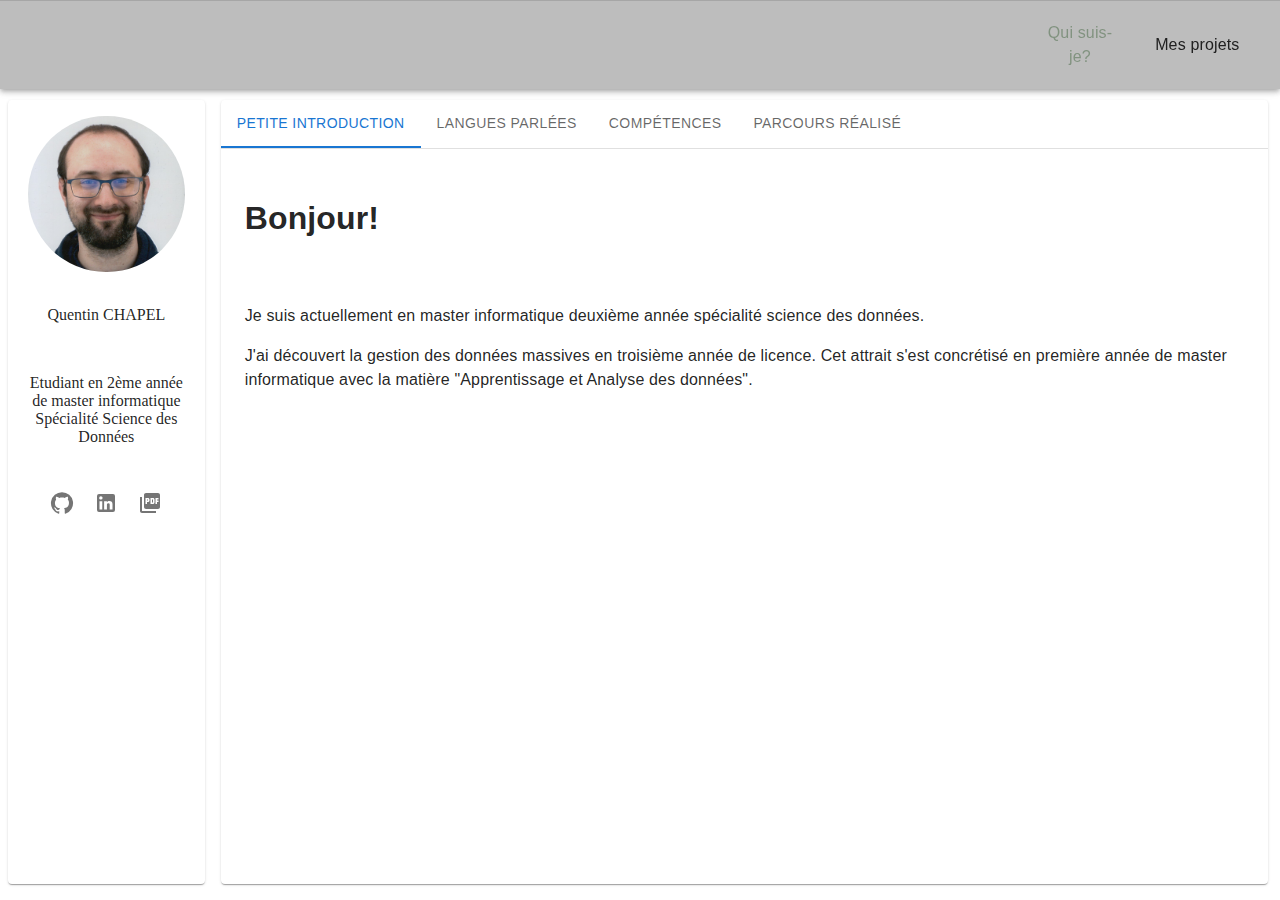
<file: index.html>
<!DOCTYPE html><html><head><meta charSet="utf-8"/><meta http-equiv="x-ua-compatible" content="ie=edge"/><meta name="viewport" content="width=device-width, initial-scale=1, shrink-to-fit=no"/><meta name="generator" content="Gatsby 5.9.1"/><style data-href="/styles.40aa7efc897a7f9c3a38.css" data-identity="gatsby-global-css">body{background-color:"#F5F5F5"}</style><style data-emotion="css-global 0"></style><style data-emotion="css 5poeop 39bbo6 i6s8oy 1ontqvh 1tpp0wj aogqv3 1tsvksn yb0lig vht7jk pyg8mc 17ejnqr s18byi 3i9vrz 1hy9t21 1yxmbwk vubbuv 1l53t92 zgt971 oqr85h 12qnib k008qs 1q2h7u5 ttwr4n 19kzrtu 9l3uo3">.css-5poeop{background-color:#fff;color:rgba(0, 0, 0, 0.87);-webkit-transition:box-shadow 300ms cubic-bezier(0.4, 0, 0.2, 1) 0ms;transition:box-shadow 300ms cubic-bezier(0.4, 0, 0.2, 1) 0ms;box-shadow:0px 2px 4px -1px rgba(0,0,0,0.2),0px 4px 5px 0px rgba(0,0,0,0.14),0px 1px 10px 0px rgba(0,0,0,0.12);display:-webkit-box;display:-webkit-flex;display:-ms-flexbox;display:flex;-webkit-flex-direction:column;-ms-flex-direction:column;flex-direction:column;width:100%;box-sizing:border-box;-webkit-flex-shrink:0;-ms-flex-negative:0;flex-shrink:0;position:fixed;z-index:1100;top:0;left:auto;right:0;background-color:#1976d2;color:#fff;}@media print{.css-5poeop{position:absolute;}}.css-39bbo6{margin:0;-webkit-flex-shrink:0;-ms-flex-negative:0;flex-shrink:0;border-width:0;border-style:solid;border-color:rgba(0, 0, 0, 0.12);border-bottom-width:thin;}.css-i6s8oy{position:relative;display:-webkit-box;display:-webkit-flex;display:-ms-flexbox;display:flex;-webkit-align-items:center;-webkit-box-align:center;-ms-flex-align:center;align-items:center;padding-left:16px;padding-right:16px;min-height:56px;}@media (min-width:600px){.css-i6s8oy{padding-left:24px;padding-right:24px;}}@media (min-width:0px){@media (orientation: landscape){.css-i6s8oy{min-height:48px;}}}@media (min-width:600px){.css-i6s8oy{min-height:64px;}}.css-1ontqvh{list-style:none;margin:0;padding:0;position:relative;padding-top:8px;padding-bottom:8px;}.css-1tpp0wj{display:-webkit-box;display:-webkit-flex;display:-ms-flexbox;display:flex;-webkit-box-pack:start;-ms-flex-pack:start;-webkit-justify-content:flex-start;justify-content:flex-start;-webkit-align-items:center;-webkit-box-align:center;-ms-flex-align:center;align-items:center;position:relative;-webkit-text-decoration:none;text-decoration:none;width:100%;box-sizing:border-box;text-align:left;}.css-1tpp0wj.Mui-focusVisible{background-color:rgba(0, 0, 0, 0.12);}.css-1tpp0wj.Mui-selected{background-color:rgba(25, 118, 210, 0.08);}.css-1tpp0wj.Mui-selected.Mui-focusVisible{background-color:rgba(25, 118, 210, 0.2);}.css-1tpp0wj.Mui-disabled{opacity:0.38;}.css-aogqv3{display:-webkit-inline-box;display:-webkit-inline-flex;display:-ms-inline-flexbox;display:inline-flex;-webkit-align-items:center;-webkit-box-align:center;-ms-flex-align:center;align-items:center;-webkit-box-pack:center;-ms-flex-pack:center;-webkit-justify-content:center;justify-content:center;position:relative;box-sizing:border-box;-webkit-tap-highlight-color:transparent;background-color:transparent;outline:0;border:0;margin:0;border-radius:0;padding:0;cursor:pointer;-webkit-user-select:none;-moz-user-select:none;-ms-user-select:none;user-select:none;vertical-align:middle;-moz-appearance:none;-webkit-appearance:none;-webkit-text-decoration:none;text-decoration:none;color:inherit;display:-webkit-box;display:-webkit-flex;display:-ms-flexbox;display:flex;-webkit-box-flex:1;-webkit-flex-grow:1;-ms-flex-positive:1;flex-grow:1;-webkit-box-pack:start;-ms-flex-pack:start;-webkit-justify-content:flex-start;justify-content:flex-start;-webkit-align-items:center;-webkit-box-align:center;-ms-flex-align:center;align-items:center;position:relative;-webkit-text-decoration:none;text-decoration:none;min-width:0;box-sizing:border-box;text-align:left;padding-top:8px;padding-bottom:8px;-webkit-transition:background-color 150ms cubic-bezier(0.4, 0, 0.2, 1) 0ms;transition:background-color 150ms cubic-bezier(0.4, 0, 0.2, 1) 0ms;padding-left:16px;padding-right:16px;text-align:center;color:#224F1E;}.css-aogqv3::-moz-focus-inner{border-style:none;}.css-aogqv3.Mui-disabled{pointer-events:none;cursor:default;}@media print{.css-aogqv3{-webkit-print-color-adjust:exact;color-adjust:exact;}}.css-aogqv3:hover{-webkit-text-decoration:none;text-decoration:none;background-color:rgba(0, 0, 0, 0.04);}@media (hover: none){.css-aogqv3:hover{background-color:transparent;}}.css-aogqv3.Mui-selected{background-color:rgba(25, 118, 210, 0.08);}.css-aogqv3.Mui-selected.Mui-focusVisible{background-color:rgba(25, 118, 210, 0.2);}.css-aogqv3.Mui-selected:hover{background-color:rgba(25, 118, 210, 0.12);}@media (hover: none){.css-aogqv3.Mui-selected:hover{background-color:rgba(25, 118, 210, 0.08);}}.css-aogqv3.Mui-focusVisible{background-color:rgba(0, 0, 0, 0.12);}.css-aogqv3.Mui-disabled{opacity:0.38;}.css-1tsvksn{-webkit-flex:1 1 auto;-ms-flex:1 1 auto;flex:1 1 auto;min-width:0;margin-top:4px;margin-bottom:4px;}.css-yb0lig{margin:0;font-family:"Roboto","Helvetica","Arial",sans-serif;font-weight:400;font-size:1rem;line-height:1.5;letter-spacing:0.00938em;display:block;}.css-vht7jk{display:-webkit-inline-box;display:-webkit-inline-flex;display:-ms-inline-flexbox;display:inline-flex;-webkit-align-items:center;-webkit-box-align:center;-ms-flex-align:center;align-items:center;-webkit-box-pack:center;-ms-flex-pack:center;-webkit-justify-content:center;justify-content:center;position:relative;box-sizing:border-box;-webkit-tap-highlight-color:transparent;background-color:transparent;outline:0;border:0;margin:0;border-radius:0;padding:0;cursor:pointer;-webkit-user-select:none;-moz-user-select:none;-ms-user-select:none;user-select:none;vertical-align:middle;-moz-appearance:none;-webkit-appearance:none;-webkit-text-decoration:none;text-decoration:none;color:inherit;display:-webkit-box;display:-webkit-flex;display:-ms-flexbox;display:flex;-webkit-box-flex:1;-webkit-flex-grow:1;-ms-flex-positive:1;flex-grow:1;-webkit-box-pack:start;-ms-flex-pack:start;-webkit-justify-content:flex-start;justify-content:flex-start;-webkit-align-items:center;-webkit-box-align:center;-ms-flex-align:center;align-items:center;position:relative;-webkit-text-decoration:none;text-decoration:none;min-width:0;box-sizing:border-box;text-align:left;padding-top:8px;padding-bottom:8px;-webkit-transition:background-color 150ms cubic-bezier(0.4, 0, 0.2, 1) 0ms;transition:background-color 150ms cubic-bezier(0.4, 0, 0.2, 1) 0ms;padding-left:16px;padding-right:16px;text-align:center;color:#212121;}.css-vht7jk::-moz-focus-inner{border-style:none;}.css-vht7jk.Mui-disabled{pointer-events:none;cursor:default;}@media print{.css-vht7jk{-webkit-print-color-adjust:exact;color-adjust:exact;}}.css-vht7jk:hover{-webkit-text-decoration:none;text-decoration:none;background-color:rgba(0, 0, 0, 0.04);}@media (hover: none){.css-vht7jk:hover{background-color:transparent;}}.css-vht7jk.Mui-selected{background-color:rgba(25, 118, 210, 0.08);}.css-vht7jk.Mui-selected.Mui-focusVisible{background-color:rgba(25, 118, 210, 0.2);}.css-vht7jk.Mui-selected:hover{background-color:rgba(25, 118, 210, 0.12);}@media (hover: none){.css-vht7jk.Mui-selected:hover{background-color:rgba(25, 118, 210, 0.08);}}.css-vht7jk.Mui-focusVisible{background-color:rgba(0, 0, 0, 0.12);}.css-vht7jk.Mui-disabled{opacity:0.38;}.css-pyg8mc{box-sizing:border-box;display:-webkit-box;display:-webkit-flex;display:-ms-flexbox;display:flex;-webkit-box-flex-wrap:wrap;-webkit-flex-wrap:wrap;-ms-flex-wrap:wrap;flex-wrap:wrap;width:100%;-webkit-flex-direction:row;-ms-flex-direction:row;flex-direction:row;margin-top:-16px;width:calc(100% + 16px);margin-left:-16px;height:100%;-webkit-box-pack:justify;-webkit-justify-content:space-between;justify-content:space-between;}.css-pyg8mc>.MuiGrid-item{padding-top:16px;}.css-pyg8mc>.MuiGrid-item{padding-left:16px;}@media (min-width:0px){.css-pyg8mc{-webkit-flex-direction:column;-ms-flex-direction:column;flex-direction:column;}}@media (min-width:900px){.css-pyg8mc{-webkit-flex-direction:row;-ms-flex-direction:row;flex-direction:row;}}.css-17ejnqr{box-sizing:border-box;margin:0;-webkit-flex-direction:row;-ms-flex-direction:row;flex-direction:row;-webkit-flex-basis:50%;-ms-flex-preferred-size:50%;flex-basis:50%;-webkit-box-flex:0;-webkit-flex-grow:0;-ms-flex-positive:0;flex-grow:0;max-width:50%;height:100%;-webkit-box-pack:center;-ms-flex-pack:center;-webkit-justify-content:center;justify-content:center;-webkit-align-items:stretch;-webkit-box-align:stretch;-ms-flex-align:stretch;align-items:stretch;}@media (min-width:600px){.css-17ejnqr{-webkit-flex-basis:50%;-ms-flex-preferred-size:50%;flex-basis:50%;-webkit-box-flex:0;-webkit-flex-grow:0;-ms-flex-positive:0;flex-grow:0;max-width:50%;}}@media (min-width:900px){.css-17ejnqr{-webkit-flex-basis:50%;-ms-flex-preferred-size:50%;flex-basis:50%;-webkit-box-flex:0;-webkit-flex-grow:0;-ms-flex-positive:0;flex-grow:0;max-width:50%;}}@media (min-width:1200px){.css-17ejnqr{-webkit-flex-basis:16.666667%;-ms-flex-preferred-size:16.666667%;flex-basis:16.666667%;-webkit-box-flex:0;-webkit-flex-grow:0;-ms-flex-positive:0;flex-grow:0;max-width:16.666667%;}}@media (min-width:1536px){.css-17ejnqr{-webkit-flex-basis:16.666667%;-ms-flex-preferred-size:16.666667%;flex-basis:16.666667%;-webkit-box-flex:0;-webkit-flex-grow:0;-ms-flex-positive:0;flex-grow:0;max-width:16.666667%;}}.css-s18byi{background-color:#fff;color:rgba(0, 0, 0, 0.87);-webkit-transition:box-shadow 300ms cubic-bezier(0.4, 0, 0.2, 1) 0ms;transition:box-shadow 300ms cubic-bezier(0.4, 0, 0.2, 1) 0ms;border-radius:4px;box-shadow:0px 2px 1px -1px rgba(0,0,0,0.2),0px 1px 1px 0px rgba(0,0,0,0.14),0px 1px 3px 0px rgba(0,0,0,0.12);overflow:hidden;}.css-3i9vrz{position:relative;display:-webkit-box;display:-webkit-flex;display:-ms-flexbox;display:flex;-webkit-align-items:center;-webkit-box-align:center;-ms-flex-align:center;align-items:center;-webkit-box-pack:center;-ms-flex-pack:center;-webkit-justify-content:center;justify-content:center;-webkit-flex-shrink:0;-ms-flex-negative:0;flex-shrink:0;width:40px;height:40px;font-family:"Roboto","Helvetica","Arial",sans-serif;font-size:1.25rem;line-height:1;border-radius:50%;overflow:hidden;-webkit-user-select:none;-moz-user-select:none;-ms-user-select:none;user-select:none;}.css-1hy9t21{width:100%;height:100%;text-align:center;object-fit:cover;color:transparent;text-indent:10000px;}.css-1yxmbwk{display:-webkit-inline-box;display:-webkit-inline-flex;display:-ms-inline-flexbox;display:inline-flex;-webkit-align-items:center;-webkit-box-align:center;-ms-flex-align:center;align-items:center;-webkit-box-pack:center;-ms-flex-pack:center;-webkit-justify-content:center;justify-content:center;position:relative;box-sizing:border-box;-webkit-tap-highlight-color:transparent;background-color:transparent;outline:0;border:0;margin:0;border-radius:0;padding:0;cursor:pointer;-webkit-user-select:none;-moz-user-select:none;-ms-user-select:none;user-select:none;vertical-align:middle;-moz-appearance:none;-webkit-appearance:none;-webkit-text-decoration:none;text-decoration:none;color:inherit;text-align:center;-webkit-flex:0 0 auto;-ms-flex:0 0 auto;flex:0 0 auto;font-size:1.5rem;padding:8px;border-radius:50%;overflow:visible;color:rgba(0, 0, 0, 0.54);-webkit-transition:background-color 150ms cubic-bezier(0.4, 0, 0.2, 1) 0ms;transition:background-color 150ms cubic-bezier(0.4, 0, 0.2, 1) 0ms;}.css-1yxmbwk::-moz-focus-inner{border-style:none;}.css-1yxmbwk.Mui-disabled{pointer-events:none;cursor:default;}@media print{.css-1yxmbwk{-webkit-print-color-adjust:exact;color-adjust:exact;}}.css-1yxmbwk:hover{background-color:rgba(0, 0, 0, 0.04);}@media (hover: none){.css-1yxmbwk:hover{background-color:transparent;}}.css-1yxmbwk.Mui-disabled{background-color:transparent;color:rgba(0, 0, 0, 0.26);}.css-vubbuv{-webkit-user-select:none;-moz-user-select:none;-ms-user-select:none;user-select:none;width:1em;height:1em;display:inline-block;fill:currentColor;-webkit-flex-shrink:0;-ms-flex-negative:0;flex-shrink:0;-webkit-transition:fill 200ms cubic-bezier(0.4, 0, 0.2, 1) 0ms;transition:fill 200ms cubic-bezier(0.4, 0, 0.2, 1) 0ms;font-size:1.5rem;}.css-1l53t92{box-sizing:border-box;margin:0;-webkit-flex-direction:row;-ms-flex-direction:row;flex-direction:row;-webkit-flex-basis:50%;-ms-flex-preferred-size:50%;flex-basis:50%;-webkit-box-flex:0;-webkit-flex-grow:0;-ms-flex-positive:0;flex-grow:0;max-width:50%;height:100%;}@media (min-width:600px){.css-1l53t92{-webkit-flex-basis:50%;-ms-flex-preferred-size:50%;flex-basis:50%;-webkit-box-flex:0;-webkit-flex-grow:0;-ms-flex-positive:0;flex-grow:0;max-width:50%;}}@media (min-width:900px){.css-1l53t92{-webkit-flex-basis:50%;-ms-flex-preferred-size:50%;flex-basis:50%;-webkit-box-flex:0;-webkit-flex-grow:0;-ms-flex-positive:0;flex-grow:0;max-width:50%;}}@media (min-width:1200px){.css-1l53t92{-webkit-flex-basis:83.333333%;-ms-flex-preferred-size:83.333333%;flex-basis:83.333333%;-webkit-box-flex:0;-webkit-flex-grow:0;-ms-flex-positive:0;flex-grow:0;max-width:83.333333%;}}@media (min-width:1536px){.css-1l53t92{-webkit-flex-basis:83.333333%;-ms-flex-preferred-size:83.333333%;flex-basis:83.333333%;-webkit-box-flex:0;-webkit-flex-grow:0;-ms-flex-positive:0;flex-grow:0;max-width:83.333333%;}}.css-zgt971{overflow:hidden;min-height:48px;-webkit-overflow-scrolling:touch;display:-webkit-box;display:-webkit-flex;display:-ms-flexbox;display:flex;border-bottom:1px solid;border-color:rgba(0, 0, 0, 0.12);}@media (max-width:599.95px){.css-zgt971 .MuiTabs-scrollButtons{display:none;}}.css-oqr85h{overflow-x:auto;overflow-y:hidden;scrollbar-width:none;}.css-oqr85h::-webkit-scrollbar{display:none;}.css-12qnib{position:relative;display:inline-block;-webkit-flex:1 1 auto;-ms-flex:1 1 auto;flex:1 1 auto;white-space:nowrap;scrollbar-width:none;overflow-x:auto;overflow-y:hidden;}.css-12qnib::-webkit-scrollbar{display:none;}.css-k008qs{display:-webkit-box;display:-webkit-flex;display:-ms-flexbox;display:flex;}.css-1q2h7u5{display:-webkit-inline-box;display:-webkit-inline-flex;display:-ms-inline-flexbox;display:inline-flex;-webkit-align-items:center;-webkit-box-align:center;-ms-flex-align:center;align-items:center;-webkit-box-pack:center;-ms-flex-pack:center;-webkit-justify-content:center;justify-content:center;position:relative;box-sizing:border-box;-webkit-tap-highlight-color:transparent;background-color:transparent;outline:0;border:0;margin:0;border-radius:0;padding:0;cursor:pointer;-webkit-user-select:none;-moz-user-select:none;-ms-user-select:none;user-select:none;vertical-align:middle;-moz-appearance:none;-webkit-appearance:none;-webkit-text-decoration:none;text-decoration:none;color:inherit;font-family:"Roboto","Helvetica","Arial",sans-serif;font-weight:500;font-size:0.875rem;line-height:1.25;letter-spacing:0.02857em;text-transform:uppercase;max-width:360px;min-width:90px;position:relative;min-height:48px;-webkit-flex-shrink:0;-ms-flex-negative:0;flex-shrink:0;padding:12px 16px;overflow:hidden;white-space:normal;text-align:center;-webkit-flex-direction:column;-ms-flex-direction:column;flex-direction:column;color:rgba(0, 0, 0, 0.6);}.css-1q2h7u5::-moz-focus-inner{border-style:none;}.css-1q2h7u5.Mui-disabled{pointer-events:none;cursor:default;}@media print{.css-1q2h7u5{-webkit-print-color-adjust:exact;color-adjust:exact;}}.css-1q2h7u5.Mui-selected{color:#1976d2;}.css-1q2h7u5.Mui-disabled{color:rgba(0, 0, 0, 0.38);}.css-ttwr4n{position:absolute;height:2px;bottom:0;width:100%;-webkit-transition:all 300ms cubic-bezier(0.4, 0, 0.2, 1) 0ms;transition:all 300ms cubic-bezier(0.4, 0, 0.2, 1) 0ms;background-color:#1976d2;}.css-19kzrtu{padding:24px;}.css-9l3uo3{margin:0;font-family:"Roboto","Helvetica","Arial",sans-serif;font-weight:400;font-size:1rem;line-height:1.5;letter-spacing:0.00938em;}</style></head><body><div id="___gatsby"><div style="outline:none" tabindex="-1" id="gatsby-focus-wrapper"><div id="App" style="background-color:#F5F5F5"><div id="header"><header class="MuiPaper-root MuiPaper-elevation MuiPaper-elevation4 MuiAppBar-root MuiAppBar-colorPrimary MuiAppBar-positionFixed mui-fixed css-5poeop" style="background:#BDBDBD"><hr class="MuiDivider-root MuiDivider-fullWidth css-39bbo6"/><div class="MuiToolbar-root MuiToolbar-gutters MuiToolbar-regular css-i6s8oy"><ul class="MuiList-root MuiList-padding css-1ontqvh" style="display:flex;flex-direction:row;inner-width:70%;margin-left:auto;margin-right:-16"><li class="MuiListItem-root MuiListItem-gutters css-1tpp0wj"><div class="MuiButtonBase-root MuiListItemButton-root MuiListItemButton-gutters Mui-disabled Mui-disabled MuiListItemButton-root MuiListItemButton-gutters Mui-disabled css-aogqv3" tabindex="-1" role="button" aria-disabled="true"><div class="MuiListItemText-root css-1tsvksn"><span class="MuiTypography-root MuiTypography-body1 MuiListItemText-primary css-yb0lig">Qui suis-je?</span></div></div></li><li class="MuiListItem-root MuiListItem-gutters css-1tpp0wj"><a class="MuiButtonBase-root MuiListItemButton-root MuiListItemButton-gutters MuiListItemButton-root MuiListItemButton-gutters css-vht7jk" tabindex="0" href="/projects"><div class="MuiListItemText-root css-1tsvksn"><span class="MuiTypography-root MuiTypography-body1 MuiListItemText-primary css-yb0lig">Mes projets</span></div></a></li></ul></div></header></div><br/><div style="position:absolute;top:100px;bottom:0;padding-right:8px;height:calc(100% - 100px);width:calc(100% - 20px)"><div class="MuiGrid-root MuiGrid-container MuiGrid-spacing-xs-2 css-pyg8mc"><div class="MuiGrid-root MuiGrid-item MuiGrid-grid-xs-6 MuiGrid-grid-lg-2 css-17ejnqr"><div class="MuiPaper-root MuiPaper-elevation MuiPaper-rounded MuiPaper-elevation1 MuiCard-root css-s18byi" style="height:100%"><div id="Infos" style="margin-top:16px;margin-left:16px;margin-right:16px;width:auto;left:auto;right:auto;align-items:center;flex-direction:column;display:flex"><div class="MuiAvatar-root MuiAvatar-circular css-3i9vrz" style="display:flex;height:95%;width:95%"><img alt="Quentin CHAPEL" src="/img/photo.jpg" class="MuiAvatar-img css-1hy9t21"/></div><br/><p>Quentin CHAPEL</p><br/><p style="text-align:center">Etudiant en 2ème année de master informatique<br/>Spécialité Science des Données</p><br/><table><tbody><tr><td><a class="MuiButtonBase-root MuiIconButton-root MuiIconButton-sizeMedium css-1yxmbwk" tabindex="0" aria-label="github" href="https://github.com/cquentin48/"><svg class="MuiSvgIcon-root MuiSvgIcon-fontSizeMedium css-vubbuv" focusable="false" aria-hidden="true" viewBox="0 0 24 24" data-testid="GitHubIcon"><path d="M12 1.27a11 11 0 00-3.48 21.46c.55.09.73-.28.73-.55v-1.84c-3.03.64-3.67-1.46-3.67-1.46-.55-1.29-1.28-1.65-1.28-1.65-.92-.65.1-.65.1-.65 1.1 0 1.73 1.1 1.73 1.1.92 1.65 2.57 1.2 3.21.92a2 2 0 01.64-1.47c-2.47-.27-5.04-1.19-5.04-5.5 0-1.1.46-2.1 1.2-2.84a3.76 3.76 0 010-2.93s.91-.28 3.11 1.1c1.8-.49 3.7-.49 5.5 0 2.1-1.38 3.02-1.1 3.02-1.1a3.76 3.76 0 010 2.93c.83.74 1.2 1.74 1.2 2.94 0 4.21-2.57 5.13-5.04 5.4.45.37.82.92.82 2.02v3.03c0 .27.1.64.73.55A11 11 0 0012 1.27"></path></svg></a></td><td><a class="MuiButtonBase-root MuiIconButton-root MuiIconButton-sizeMedium css-1yxmbwk" tabindex="0" aria-label="linkedin" href="https://linkedin.com/in/quentin-chapel-635828181/"><svg class="MuiSvgIcon-root MuiSvgIcon-fontSizeMedium css-vubbuv" focusable="false" aria-hidden="true" viewBox="0 0 24 24" data-testid="LinkedInIcon"><path d="M19 3a2 2 0 0 1 2 2v14a2 2 0 0 1-2 2H5a2 2 0 0 1-2-2V5a2 2 0 0 1 2-2h14m-.5 15.5v-5.3a3.26 3.26 0 0 0-3.26-3.26c-.85 0-1.84.52-2.32 1.3v-1.11h-2.79v8.37h2.79v-4.93c0-.77.62-1.4 1.39-1.4a1.4 1.4 0 0 1 1.4 1.4v4.93h2.79M6.88 8.56a1.68 1.68 0 0 0 1.68-1.68c0-.93-.75-1.69-1.68-1.69a1.69 1.69 0 0 0-1.69 1.69c0 .93.76 1.68 1.69 1.68m1.39 9.94v-8.37H5.5v8.37h2.77z"></path></svg></a></td><td><a class="MuiButtonBase-root MuiIconButton-root MuiIconButton-sizeMedium css-1yxmbwk" tabindex="0" aria-label="Curriculum vitae" download="" href="/pdf/CV.pdf"><svg class="MuiSvgIcon-root MuiSvgIcon-fontSizeMedium css-vubbuv" focusable="false" aria-hidden="true" viewBox="0 0 24 24" data-testid="PictureAsPdfIcon"><path d="M20 2H8c-1.1 0-2 .9-2 2v12c0 1.1.9 2 2 2h12c1.1 0 2-.9 2-2V4c0-1.1-.9-2-2-2zm-8.5 7.5c0 .83-.67 1.5-1.5 1.5H9v2H7.5V7H10c.83 0 1.5.67 1.5 1.5v1zm5 2c0 .83-.67 1.5-1.5 1.5h-2.5V7H15c.83 0 1.5.67 1.5 1.5v3zm4-3H19v1h1.5V11H19v2h-1.5V7h3v1.5zM9 9.5h1v-1H9v1zM4 6H2v14c0 1.1.9 2 2 2h14v-2H4V6zm10 5.5h1v-3h-1v3z"></path></svg></a></td></tr></tbody></table></div></div></div><div class="MuiGrid-root MuiGrid-item MuiGrid-grid-xs-6 MuiGrid-grid-lg-10 css-1l53t92"><div class="MuiPaper-root MuiPaper-elevation MuiPaper-rounded MuiPaper-elevation1 MuiCard-root css-s18byi" style="height:100%"><div id="Resume" style="width:auto"><div class="MuiBox-root css-0"><div class="MuiTabs-root css-zgt971"><div style="width:99px;height:99px;position:absolute;top:-9999px;overflow:scroll" class="MuiTabs-scrollableX MuiTabs-hideScrollbar css-oqr85h"></div><div class="MuiTabs-scroller MuiTabs-hideScrollbar MuiTabs-scrollableX css-12qnib" style="overflow:hidden;margin-bottom:0"><div aria-label="basic tabs example" class="MuiTabs-flexContainer css-k008qs" role="tablist"><button class="MuiButtonBase-root MuiTab-root MuiTab-textColorPrimary Mui-selected css-1q2h7u5" tabindex="0" type="button" role="tab" aria-selected="true" id="0" aria-controls="panel-0">Petite Introduction<span class="MuiTabs-indicator css-ttwr4n"></span></button><button class="MuiButtonBase-root MuiTab-root MuiTab-textColorPrimary css-1q2h7u5" tabindex="-1" type="button" role="tab" aria-selected="false" id="1" aria-controls="panel-1">Langues parlées</button><button class="MuiButtonBase-root MuiTab-root MuiTab-textColorPrimary css-1q2h7u5" tabindex="-1" type="button" role="tab" aria-selected="false" id="2" aria-controls="panel-2">Compétences</button><button class="MuiButtonBase-root MuiTab-root MuiTab-textColorPrimary css-1q2h7u5" tabindex="-1" type="button" role="tab" aria-selected="false" id="3" aria-controls="panel-3">Parcours réalisé</button></div></div></div></div><div role="tabpanel" id="simple-tabpanel-0" aria-labelledby="simple-tab-0"><div class="MuiBox-root css-19kzrtu"><p class="MuiTypography-root MuiTypography-body1 css-9l3uo3"><div id="whoIAM"><h1>Bonjour!</h1><br/><p>Je suis actuellement en master informatique deuxième année spécialité science des données.</p><p>J&#x27;ai découvert la gestion des données massives en troisième année de licence. Cet attrait s&#x27;est concrétisé en première année de master informatique avec la matière &quot;Apprentissage et Analyse des données&quot;.</p></div></p></div></div><div role="tabpanel" hidden="" id="simple-tabpanel-1" aria-labelledby="simple-tab-1"></div><div role="tabpanel" hidden="" id="simple-tabpanel-2" aria-labelledby="simple-tab-2"></div><div role="tabpanel" hidden="" id="simple-tabpanel-3" aria-labelledby="simple-tab-3"></div></div></div></div></div></div></div></div><div id="gatsby-announcer" style="position:absolute;top:0;width:1px;height:1px;padding:0;overflow:hidden;clip:rect(0, 0, 0, 0);white-space:nowrap;border:0" aria-live="assertive" aria-atomic="true"></div></div><script id="gatsby-script-loader">/*<![CDATA[*/window.pagePath="/";/*]]>*/</script><!-- slice-start id="_gatsby-scripts-1" -->
          <script
            id="gatsby-chunk-mapping"
          >
            window.___chunkMapping="{\"polyfill\":[\"/polyfill-9930fbe3797b2fb91e3b.js\"],\"app\":[\"/app-25e9dd2253bdbcf28de9.js\"],\"component---src-pages-404-tsx\":[\"/component---src-pages-404-tsx-01aac8b89a44475e41c1.js\"],\"component---src-pages-index-tsx\":[\"/component---src-pages-index-tsx-e3f136873d662cfe6fd0.js\"],\"component---src-pages-projects-tsx\":[\"/component---src-pages-projects-tsx-d7cdf5e3343f43130fe2.js\"],\"component---src-pages-test-tsx\":[\"/component---src-pages-test-tsx-40b7b305d25a372061c2.js\"]}";
          </script>
        <script>window.___webpackCompilationHash="256ef1498c6e12d75257";</script><script src="/webpack-runtime-0298cf7078fee7689847.js" nomodule></script><script src="/polyfill-9930fbe3797b2fb91e3b.js" nomodule></script><script src="/webpack-runtime-0298cf7078fee7689847.js" async></script><script src="/framework-9e81d95d06fd12de913e.js" async></script><script src="/app-25e9dd2253bdbcf28de9.js" async></script><!-- slice-end id="_gatsby-scripts-1" --></body></html>
</file>
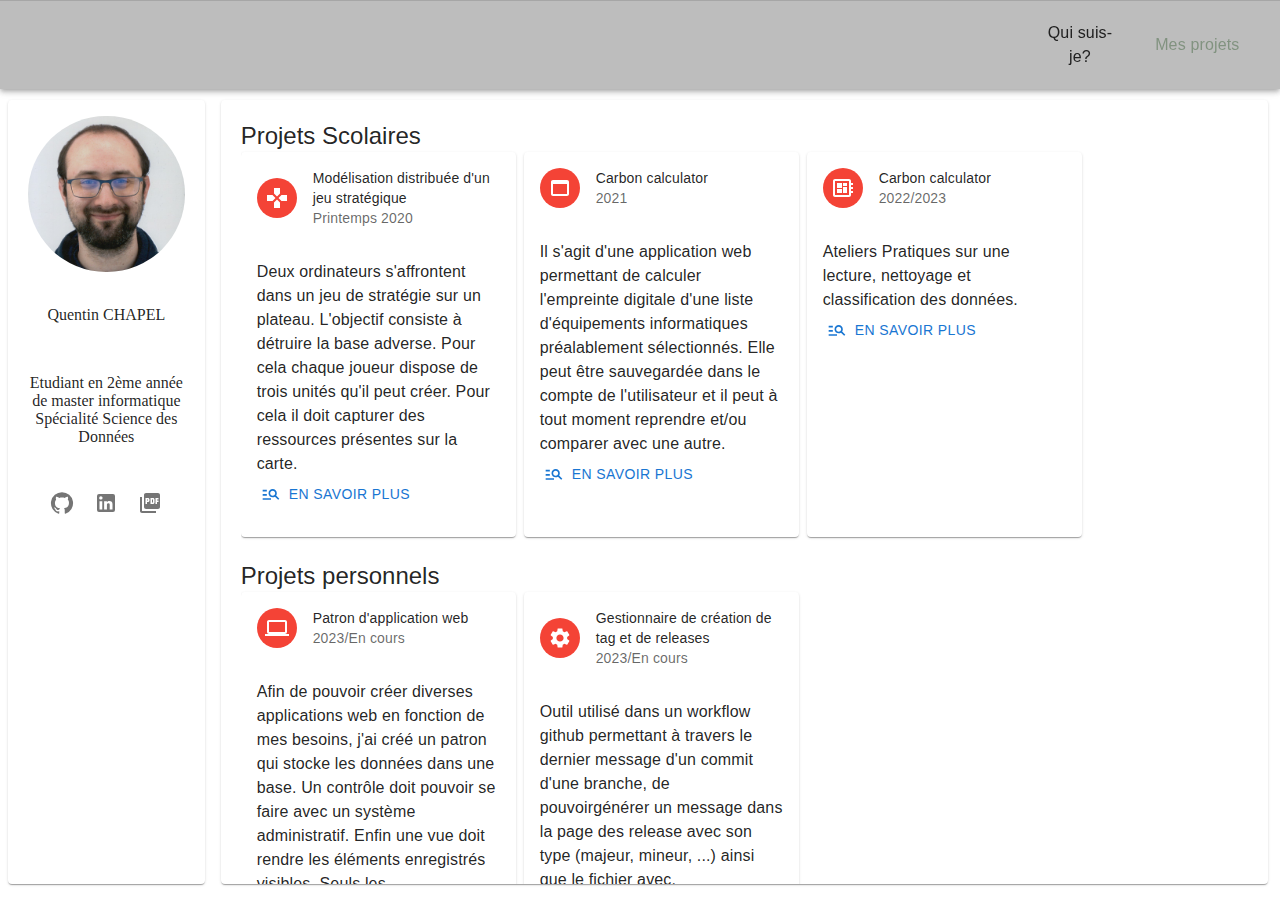
<file: projects/index.html>
<!DOCTYPE html><html><head><meta charSet="utf-8"/><meta http-equiv="x-ua-compatible" content="ie=edge"/><meta name="viewport" content="width=device-width, initial-scale=1, shrink-to-fit=no"/><meta name="generator" content="Gatsby 5.9.1"/><style data-href="/styles.40aa7efc897a7f9c3a38.css" data-identity="gatsby-global-css">body{background-color:"#F5F5F5"}</style><style data-emotion="css 5poeop 39bbo6 i6s8oy 1ontqvh 1tpp0wj vht7jk 1tsvksn yb0lig aogqv3 pyg8mc 17ejnqr s18byi 3i9vrz 1hy9t21 1yxmbwk vubbuv 1l53t92 86d0hn bp6iic 1wxaqej zq6grw 1d3bbye rqlxhs faujvq 1p83tvv j5g202 11qjisw 14tqbo1 mbfek 1qw96cp 9l3uo3 1ujsas3 6xugel">.css-5poeop{background-color:#fff;color:rgba(0, 0, 0, 0.87);-webkit-transition:box-shadow 300ms cubic-bezier(0.4, 0, 0.2, 1) 0ms;transition:box-shadow 300ms cubic-bezier(0.4, 0, 0.2, 1) 0ms;box-shadow:0px 2px 4px -1px rgba(0,0,0,0.2),0px 4px 5px 0px rgba(0,0,0,0.14),0px 1px 10px 0px rgba(0,0,0,0.12);display:-webkit-box;display:-webkit-flex;display:-ms-flexbox;display:flex;-webkit-flex-direction:column;-ms-flex-direction:column;flex-direction:column;width:100%;box-sizing:border-box;-webkit-flex-shrink:0;-ms-flex-negative:0;flex-shrink:0;position:fixed;z-index:1100;top:0;left:auto;right:0;background-color:#1976d2;color:#fff;}@media print{.css-5poeop{position:absolute;}}.css-39bbo6{margin:0;-webkit-flex-shrink:0;-ms-flex-negative:0;flex-shrink:0;border-width:0;border-style:solid;border-color:rgba(0, 0, 0, 0.12);border-bottom-width:thin;}.css-i6s8oy{position:relative;display:-webkit-box;display:-webkit-flex;display:-ms-flexbox;display:flex;-webkit-align-items:center;-webkit-box-align:center;-ms-flex-align:center;align-items:center;padding-left:16px;padding-right:16px;min-height:56px;}@media (min-width:600px){.css-i6s8oy{padding-left:24px;padding-right:24px;}}@media (min-width:0px){@media (orientation: landscape){.css-i6s8oy{min-height:48px;}}}@media (min-width:600px){.css-i6s8oy{min-height:64px;}}.css-1ontqvh{list-style:none;margin:0;padding:0;position:relative;padding-top:8px;padding-bottom:8px;}.css-1tpp0wj{display:-webkit-box;display:-webkit-flex;display:-ms-flexbox;display:flex;-webkit-box-pack:start;-ms-flex-pack:start;-webkit-justify-content:flex-start;justify-content:flex-start;-webkit-align-items:center;-webkit-box-align:center;-ms-flex-align:center;align-items:center;position:relative;-webkit-text-decoration:none;text-decoration:none;width:100%;box-sizing:border-box;text-align:left;}.css-1tpp0wj.Mui-focusVisible{background-color:rgba(0, 0, 0, 0.12);}.css-1tpp0wj.Mui-selected{background-color:rgba(25, 118, 210, 0.08);}.css-1tpp0wj.Mui-selected.Mui-focusVisible{background-color:rgba(25, 118, 210, 0.2);}.css-1tpp0wj.Mui-disabled{opacity:0.38;}.css-vht7jk{display:-webkit-inline-box;display:-webkit-inline-flex;display:-ms-inline-flexbox;display:inline-flex;-webkit-align-items:center;-webkit-box-align:center;-ms-flex-align:center;align-items:center;-webkit-box-pack:center;-ms-flex-pack:center;-webkit-justify-content:center;justify-content:center;position:relative;box-sizing:border-box;-webkit-tap-highlight-color:transparent;background-color:transparent;outline:0;border:0;margin:0;border-radius:0;padding:0;cursor:pointer;-webkit-user-select:none;-moz-user-select:none;-ms-user-select:none;user-select:none;vertical-align:middle;-moz-appearance:none;-webkit-appearance:none;-webkit-text-decoration:none;text-decoration:none;color:inherit;display:-webkit-box;display:-webkit-flex;display:-ms-flexbox;display:flex;-webkit-box-flex:1;-webkit-flex-grow:1;-ms-flex-positive:1;flex-grow:1;-webkit-box-pack:start;-ms-flex-pack:start;-webkit-justify-content:flex-start;justify-content:flex-start;-webkit-align-items:center;-webkit-box-align:center;-ms-flex-align:center;align-items:center;position:relative;-webkit-text-decoration:none;text-decoration:none;min-width:0;box-sizing:border-box;text-align:left;padding-top:8px;padding-bottom:8px;-webkit-transition:background-color 150ms cubic-bezier(0.4, 0, 0.2, 1) 0ms;transition:background-color 150ms cubic-bezier(0.4, 0, 0.2, 1) 0ms;padding-left:16px;padding-right:16px;text-align:center;color:#212121;}.css-vht7jk::-moz-focus-inner{border-style:none;}.css-vht7jk.Mui-disabled{pointer-events:none;cursor:default;}@media print{.css-vht7jk{-webkit-print-color-adjust:exact;color-adjust:exact;}}.css-vht7jk:hover{-webkit-text-decoration:none;text-decoration:none;background-color:rgba(0, 0, 0, 0.04);}@media (hover: none){.css-vht7jk:hover{background-color:transparent;}}.css-vht7jk.Mui-selected{background-color:rgba(25, 118, 210, 0.08);}.css-vht7jk.Mui-selected.Mui-focusVisible{background-color:rgba(25, 118, 210, 0.2);}.css-vht7jk.Mui-selected:hover{background-color:rgba(25, 118, 210, 0.12);}@media (hover: none){.css-vht7jk.Mui-selected:hover{background-color:rgba(25, 118, 210, 0.08);}}.css-vht7jk.Mui-focusVisible{background-color:rgba(0, 0, 0, 0.12);}.css-vht7jk.Mui-disabled{opacity:0.38;}.css-1tsvksn{-webkit-flex:1 1 auto;-ms-flex:1 1 auto;flex:1 1 auto;min-width:0;margin-top:4px;margin-bottom:4px;}.css-yb0lig{margin:0;font-family:"Roboto","Helvetica","Arial",sans-serif;font-weight:400;font-size:1rem;line-height:1.5;letter-spacing:0.00938em;display:block;}.css-aogqv3{display:-webkit-inline-box;display:-webkit-inline-flex;display:-ms-inline-flexbox;display:inline-flex;-webkit-align-items:center;-webkit-box-align:center;-ms-flex-align:center;align-items:center;-webkit-box-pack:center;-ms-flex-pack:center;-webkit-justify-content:center;justify-content:center;position:relative;box-sizing:border-box;-webkit-tap-highlight-color:transparent;background-color:transparent;outline:0;border:0;margin:0;border-radius:0;padding:0;cursor:pointer;-webkit-user-select:none;-moz-user-select:none;-ms-user-select:none;user-select:none;vertical-align:middle;-moz-appearance:none;-webkit-appearance:none;-webkit-text-decoration:none;text-decoration:none;color:inherit;display:-webkit-box;display:-webkit-flex;display:-ms-flexbox;display:flex;-webkit-box-flex:1;-webkit-flex-grow:1;-ms-flex-positive:1;flex-grow:1;-webkit-box-pack:start;-ms-flex-pack:start;-webkit-justify-content:flex-start;justify-content:flex-start;-webkit-align-items:center;-webkit-box-align:center;-ms-flex-align:center;align-items:center;position:relative;-webkit-text-decoration:none;text-decoration:none;min-width:0;box-sizing:border-box;text-align:left;padding-top:8px;padding-bottom:8px;-webkit-transition:background-color 150ms cubic-bezier(0.4, 0, 0.2, 1) 0ms;transition:background-color 150ms cubic-bezier(0.4, 0, 0.2, 1) 0ms;padding-left:16px;padding-right:16px;text-align:center;color:#224F1E;}.css-aogqv3::-moz-focus-inner{border-style:none;}.css-aogqv3.Mui-disabled{pointer-events:none;cursor:default;}@media print{.css-aogqv3{-webkit-print-color-adjust:exact;color-adjust:exact;}}.css-aogqv3:hover{-webkit-text-decoration:none;text-decoration:none;background-color:rgba(0, 0, 0, 0.04);}@media (hover: none){.css-aogqv3:hover{background-color:transparent;}}.css-aogqv3.Mui-selected{background-color:rgba(25, 118, 210, 0.08);}.css-aogqv3.Mui-selected.Mui-focusVisible{background-color:rgba(25, 118, 210, 0.2);}.css-aogqv3.Mui-selected:hover{background-color:rgba(25, 118, 210, 0.12);}@media (hover: none){.css-aogqv3.Mui-selected:hover{background-color:rgba(25, 118, 210, 0.08);}}.css-aogqv3.Mui-focusVisible{background-color:rgba(0, 0, 0, 0.12);}.css-aogqv3.Mui-disabled{opacity:0.38;}.css-pyg8mc{box-sizing:border-box;display:-webkit-box;display:-webkit-flex;display:-ms-flexbox;display:flex;-webkit-box-flex-wrap:wrap;-webkit-flex-wrap:wrap;-ms-flex-wrap:wrap;flex-wrap:wrap;width:100%;-webkit-flex-direction:row;-ms-flex-direction:row;flex-direction:row;margin-top:-16px;width:calc(100% + 16px);margin-left:-16px;height:100%;-webkit-box-pack:justify;-webkit-justify-content:space-between;justify-content:space-between;}.css-pyg8mc>.MuiGrid-item{padding-top:16px;}.css-pyg8mc>.MuiGrid-item{padding-left:16px;}@media (min-width:0px){.css-pyg8mc{-webkit-flex-direction:column;-ms-flex-direction:column;flex-direction:column;}}@media (min-width:900px){.css-pyg8mc{-webkit-flex-direction:row;-ms-flex-direction:row;flex-direction:row;}}.css-17ejnqr{box-sizing:border-box;margin:0;-webkit-flex-direction:row;-ms-flex-direction:row;flex-direction:row;-webkit-flex-basis:50%;-ms-flex-preferred-size:50%;flex-basis:50%;-webkit-box-flex:0;-webkit-flex-grow:0;-ms-flex-positive:0;flex-grow:0;max-width:50%;height:100%;-webkit-box-pack:center;-ms-flex-pack:center;-webkit-justify-content:center;justify-content:center;-webkit-align-items:stretch;-webkit-box-align:stretch;-ms-flex-align:stretch;align-items:stretch;}@media (min-width:600px){.css-17ejnqr{-webkit-flex-basis:50%;-ms-flex-preferred-size:50%;flex-basis:50%;-webkit-box-flex:0;-webkit-flex-grow:0;-ms-flex-positive:0;flex-grow:0;max-width:50%;}}@media (min-width:900px){.css-17ejnqr{-webkit-flex-basis:50%;-ms-flex-preferred-size:50%;flex-basis:50%;-webkit-box-flex:0;-webkit-flex-grow:0;-ms-flex-positive:0;flex-grow:0;max-width:50%;}}@media (min-width:1200px){.css-17ejnqr{-webkit-flex-basis:16.666667%;-ms-flex-preferred-size:16.666667%;flex-basis:16.666667%;-webkit-box-flex:0;-webkit-flex-grow:0;-ms-flex-positive:0;flex-grow:0;max-width:16.666667%;}}@media (min-width:1536px){.css-17ejnqr{-webkit-flex-basis:16.666667%;-ms-flex-preferred-size:16.666667%;flex-basis:16.666667%;-webkit-box-flex:0;-webkit-flex-grow:0;-ms-flex-positive:0;flex-grow:0;max-width:16.666667%;}}.css-s18byi{background-color:#fff;color:rgba(0, 0, 0, 0.87);-webkit-transition:box-shadow 300ms cubic-bezier(0.4, 0, 0.2, 1) 0ms;transition:box-shadow 300ms cubic-bezier(0.4, 0, 0.2, 1) 0ms;border-radius:4px;box-shadow:0px 2px 1px -1px rgba(0,0,0,0.2),0px 1px 1px 0px rgba(0,0,0,0.14),0px 1px 3px 0px rgba(0,0,0,0.12);overflow:hidden;}.css-3i9vrz{position:relative;display:-webkit-box;display:-webkit-flex;display:-ms-flexbox;display:flex;-webkit-align-items:center;-webkit-box-align:center;-ms-flex-align:center;align-items:center;-webkit-box-pack:center;-ms-flex-pack:center;-webkit-justify-content:center;justify-content:center;-webkit-flex-shrink:0;-ms-flex-negative:0;flex-shrink:0;width:40px;height:40px;font-family:"Roboto","Helvetica","Arial",sans-serif;font-size:1.25rem;line-height:1;border-radius:50%;overflow:hidden;-webkit-user-select:none;-moz-user-select:none;-ms-user-select:none;user-select:none;}.css-1hy9t21{width:100%;height:100%;text-align:center;object-fit:cover;color:transparent;text-indent:10000px;}.css-1yxmbwk{display:-webkit-inline-box;display:-webkit-inline-flex;display:-ms-inline-flexbox;display:inline-flex;-webkit-align-items:center;-webkit-box-align:center;-ms-flex-align:center;align-items:center;-webkit-box-pack:center;-ms-flex-pack:center;-webkit-justify-content:center;justify-content:center;position:relative;box-sizing:border-box;-webkit-tap-highlight-color:transparent;background-color:transparent;outline:0;border:0;margin:0;border-radius:0;padding:0;cursor:pointer;-webkit-user-select:none;-moz-user-select:none;-ms-user-select:none;user-select:none;vertical-align:middle;-moz-appearance:none;-webkit-appearance:none;-webkit-text-decoration:none;text-decoration:none;color:inherit;text-align:center;-webkit-flex:0 0 auto;-ms-flex:0 0 auto;flex:0 0 auto;font-size:1.5rem;padding:8px;border-radius:50%;overflow:visible;color:rgba(0, 0, 0, 0.54);-webkit-transition:background-color 150ms cubic-bezier(0.4, 0, 0.2, 1) 0ms;transition:background-color 150ms cubic-bezier(0.4, 0, 0.2, 1) 0ms;}.css-1yxmbwk::-moz-focus-inner{border-style:none;}.css-1yxmbwk.Mui-disabled{pointer-events:none;cursor:default;}@media print{.css-1yxmbwk{-webkit-print-color-adjust:exact;color-adjust:exact;}}.css-1yxmbwk:hover{background-color:rgba(0, 0, 0, 0.04);}@media (hover: none){.css-1yxmbwk:hover{background-color:transparent;}}.css-1yxmbwk.Mui-disabled{background-color:transparent;color:rgba(0, 0, 0, 0.26);}.css-vubbuv{-webkit-user-select:none;-moz-user-select:none;-ms-user-select:none;user-select:none;width:1em;height:1em;display:inline-block;fill:currentColor;-webkit-flex-shrink:0;-ms-flex-negative:0;flex-shrink:0;-webkit-transition:fill 200ms cubic-bezier(0.4, 0, 0.2, 1) 0ms;transition:fill 200ms cubic-bezier(0.4, 0, 0.2, 1) 0ms;font-size:1.5rem;}.css-1l53t92{box-sizing:border-box;margin:0;-webkit-flex-direction:row;-ms-flex-direction:row;flex-direction:row;-webkit-flex-basis:50%;-ms-flex-preferred-size:50%;flex-basis:50%;-webkit-box-flex:0;-webkit-flex-grow:0;-ms-flex-positive:0;flex-grow:0;max-width:50%;height:100%;}@media (min-width:600px){.css-1l53t92{-webkit-flex-basis:50%;-ms-flex-preferred-size:50%;flex-basis:50%;-webkit-box-flex:0;-webkit-flex-grow:0;-ms-flex-positive:0;flex-grow:0;max-width:50%;}}@media (min-width:900px){.css-1l53t92{-webkit-flex-basis:50%;-ms-flex-preferred-size:50%;flex-basis:50%;-webkit-box-flex:0;-webkit-flex-grow:0;-ms-flex-positive:0;flex-grow:0;max-width:50%;}}@media (min-width:1200px){.css-1l53t92{-webkit-flex-basis:83.333333%;-ms-flex-preferred-size:83.333333%;flex-basis:83.333333%;-webkit-box-flex:0;-webkit-flex-grow:0;-ms-flex-positive:0;flex-grow:0;max-width:83.333333%;}}@media (min-width:1536px){.css-1l53t92{-webkit-flex-basis:83.333333%;-ms-flex-preferred-size:83.333333%;flex-basis:83.333333%;-webkit-box-flex:0;-webkit-flex-grow:0;-ms-flex-positive:0;flex-grow:0;max-width:83.333333%;}}.css-86d0hn{display:grid;grid-template-columns:repeate(12,1fr);gap:128px;}.css-bp6iic{box-sizing:border-box;display:-webkit-box;display:-webkit-flex;display:-ms-flexbox;display:flex;-webkit-box-flex-wrap:wrap;-webkit-flex-wrap:wrap;-ms-flex-wrap:wrap;flex-wrap:wrap;width:100%;-webkit-flex-direction:column;-ms-flex-direction:column;flex-direction:column;-webkit-box-pack:justify;-webkit-justify-content:space-between;justify-content:space-between;-webkit-align-items:stretch;-webkit-box-align:stretch;-ms-flex-align:stretch;align-items:stretch;}.css-bp6iic>.MuiGrid-item{max-width:none;}.css-1wxaqej{box-sizing:border-box;margin:0;-webkit-flex-direction:row;-ms-flex-direction:row;flex-direction:row;}.css-zq6grw{margin:0;font-family:"Roboto","Helvetica","Arial",sans-serif;font-weight:400;font-size:1.5rem;line-height:1.334;letter-spacing:0em;}.css-1d3bbye{box-sizing:border-box;display:-webkit-box;display:-webkit-flex;display:-ms-flexbox;display:flex;-webkit-box-flex-wrap:wrap;-webkit-flex-wrap:wrap;-ms-flex-wrap:wrap;flex-wrap:wrap;width:100%;-webkit-flex-direction:row;-ms-flex-direction:row;flex-direction:row;}.css-rqlxhs{background-color:#fff;color:rgba(0, 0, 0, 0.87);-webkit-transition:box-shadow 300ms cubic-bezier(0.4, 0, 0.2, 1) 0ms;transition:box-shadow 300ms cubic-bezier(0.4, 0, 0.2, 1) 0ms;border-radius:4px;box-shadow:0px 2px 1px -1px rgba(0,0,0,0.2),0px 1px 1px 0px rgba(0,0,0,0.14),0px 1px 3px 0px rgba(0,0,0,0.12);overflow:hidden;max-width:275px;margin:0px 8px 8px 0;}.css-faujvq{display:-webkit-box;display:-webkit-flex;display:-ms-flexbox;display:flex;-webkit-align-items:center;-webkit-box-align:center;-ms-flex-align:center;align-items:center;padding:16px;}.css-1p83tvv{display:-webkit-box;display:-webkit-flex;display:-ms-flexbox;display:flex;-webkit-flex:0 0 auto;-ms-flex:0 0 auto;flex:0 0 auto;margin-right:16px;}.css-j5g202{position:relative;display:-webkit-box;display:-webkit-flex;display:-ms-flexbox;display:flex;-webkit-align-items:center;-webkit-box-align:center;-ms-flex-align:center;align-items:center;-webkit-box-pack:center;-ms-flex-pack:center;-webkit-justify-content:center;justify-content:center;-webkit-flex-shrink:0;-ms-flex-negative:0;flex-shrink:0;width:40px;height:40px;font-family:"Roboto","Helvetica","Arial",sans-serif;font-size:1.25rem;line-height:1;border-radius:50%;overflow:hidden;-webkit-user-select:none;-moz-user-select:none;-ms-user-select:none;user-select:none;color:#fff;background-color:#bdbdbd;background-color:#f44336;}.css-11qjisw{-webkit-flex:1 1 auto;-ms-flex:1 1 auto;flex:1 1 auto;}.css-14tqbo1{margin:0;font-family:"Roboto","Helvetica","Arial",sans-serif;font-weight:400;font-size:0.875rem;line-height:1.43;letter-spacing:0.01071em;display:block;}.css-mbfek{margin:0;font-family:"Roboto","Helvetica","Arial",sans-serif;font-weight:400;font-size:0.875rem;line-height:1.43;letter-spacing:0.01071em;color:rgba(0, 0, 0, 0.6);display:block;}.css-1qw96cp{padding:16px;}.css-1qw96cp:last-child{padding-bottom:24px;}.css-9l3uo3{margin:0;font-family:"Roboto","Helvetica","Arial",sans-serif;font-weight:400;font-size:1rem;line-height:1.5;letter-spacing:0.00938em;}.css-1ujsas3{display:-webkit-inline-box;display:-webkit-inline-flex;display:-ms-inline-flexbox;display:inline-flex;-webkit-align-items:center;-webkit-box-align:center;-ms-flex-align:center;align-items:center;-webkit-box-pack:center;-ms-flex-pack:center;-webkit-justify-content:center;justify-content:center;position:relative;box-sizing:border-box;-webkit-tap-highlight-color:transparent;background-color:transparent;outline:0;border:0;margin:0;border-radius:0;padding:0;cursor:pointer;-webkit-user-select:none;-moz-user-select:none;-ms-user-select:none;user-select:none;vertical-align:middle;-moz-appearance:none;-webkit-appearance:none;-webkit-text-decoration:none;text-decoration:none;color:inherit;font-family:"Roboto","Helvetica","Arial",sans-serif;font-weight:500;font-size:0.875rem;line-height:1.75;letter-spacing:0.02857em;text-transform:uppercase;min-width:64px;padding:6px 8px;border-radius:4px;-webkit-transition:background-color 250ms cubic-bezier(0.4, 0, 0.2, 1) 0ms,box-shadow 250ms cubic-bezier(0.4, 0, 0.2, 1) 0ms,border-color 250ms cubic-bezier(0.4, 0, 0.2, 1) 0ms,color 250ms cubic-bezier(0.4, 0, 0.2, 1) 0ms;transition:background-color 250ms cubic-bezier(0.4, 0, 0.2, 1) 0ms,box-shadow 250ms cubic-bezier(0.4, 0, 0.2, 1) 0ms,border-color 250ms cubic-bezier(0.4, 0, 0.2, 1) 0ms,color 250ms cubic-bezier(0.4, 0, 0.2, 1) 0ms;color:#1976d2;}.css-1ujsas3::-moz-focus-inner{border-style:none;}.css-1ujsas3.Mui-disabled{pointer-events:none;cursor:default;}@media print{.css-1ujsas3{-webkit-print-color-adjust:exact;color-adjust:exact;}}.css-1ujsas3:hover{-webkit-text-decoration:none;text-decoration:none;background-color:rgba(25, 118, 210, 0.04);}@media (hover: none){.css-1ujsas3:hover{background-color:transparent;}}.css-1ujsas3.Mui-disabled{color:rgba(0, 0, 0, 0.26);}.css-6xugel{display:inherit;margin-right:8px;margin-left:-4px;}.css-6xugel>*:nth-of-type(1){font-size:20px;}</style></head><body><div id="___gatsby"><div style="outline:none" tabindex="-1" id="gatsby-focus-wrapper"><div id="App" style="background-color:#F5F5F5"><div id="header"><header class="MuiPaper-root MuiPaper-elevation MuiPaper-elevation4 MuiAppBar-root MuiAppBar-colorPrimary MuiAppBar-positionFixed mui-fixed css-5poeop" style="background:#BDBDBD"><hr class="MuiDivider-root MuiDivider-fullWidth css-39bbo6"/><div class="MuiToolbar-root MuiToolbar-gutters MuiToolbar-regular css-i6s8oy"><ul class="MuiList-root MuiList-padding css-1ontqvh" style="display:flex;flex-direction:row;inner-width:70%;margin-left:auto;margin-right:-16"><li class="MuiListItem-root MuiListItem-gutters css-1tpp0wj"><a class="MuiButtonBase-root MuiListItemButton-root MuiListItemButton-gutters MuiListItemButton-root MuiListItemButton-gutters css-vht7jk" tabindex="0" href="/"><div class="MuiListItemText-root css-1tsvksn"><span class="MuiTypography-root MuiTypography-body1 MuiListItemText-primary css-yb0lig">Qui suis-je?</span></div></a></li><li class="MuiListItem-root MuiListItem-gutters css-1tpp0wj"><div class="MuiButtonBase-root MuiListItemButton-root MuiListItemButton-gutters Mui-disabled Mui-disabled MuiListItemButton-root MuiListItemButton-gutters Mui-disabled css-aogqv3" tabindex="-1" role="button" aria-disabled="true"><div class="MuiListItemText-root css-1tsvksn"><span class="MuiTypography-root MuiTypography-body1 MuiListItemText-primary css-yb0lig">Mes projets</span></div></div></li></ul></div></header></div><br/><div style="position:absolute;top:100px;bottom:0;padding-right:8px;height:calc(100% - 100px);width:calc(100% - 20px)"><div class="MuiGrid-root MuiGrid-container MuiGrid-spacing-xs-2 css-pyg8mc"><div class="MuiGrid-root MuiGrid-item MuiGrid-grid-xs-6 MuiGrid-grid-lg-2 css-17ejnqr"><div class="MuiPaper-root MuiPaper-elevation MuiPaper-rounded MuiPaper-elevation1 MuiCard-root css-s18byi" style="height:100%"><div id="Infos" style="margin-top:16px;margin-left:16px;margin-right:16px;width:auto;left:auto;right:auto;align-items:center;flex-direction:column;display:flex"><div class="MuiAvatar-root MuiAvatar-circular css-3i9vrz" style="display:flex;height:95%;width:95%"><img alt="Quentin CHAPEL" src="/img/photo.jpg" class="MuiAvatar-img css-1hy9t21"/></div><br/><p>Quentin CHAPEL</p><br/><p style="text-align:center">Etudiant en 2ème année de master informatique<br/>Spécialité Science des Données</p><br/><table><tbody><tr><td><a class="MuiButtonBase-root MuiIconButton-root MuiIconButton-sizeMedium css-1yxmbwk" tabindex="0" aria-label="github" href="https://github.com/cquentin48/"><svg class="MuiSvgIcon-root MuiSvgIcon-fontSizeMedium css-vubbuv" focusable="false" aria-hidden="true" viewBox="0 0 24 24" data-testid="GitHubIcon"><path d="M12 1.27a11 11 0 00-3.48 21.46c.55.09.73-.28.73-.55v-1.84c-3.03.64-3.67-1.46-3.67-1.46-.55-1.29-1.28-1.65-1.28-1.65-.92-.65.1-.65.1-.65 1.1 0 1.73 1.1 1.73 1.1.92 1.65 2.57 1.2 3.21.92a2 2 0 01.64-1.47c-2.47-.27-5.04-1.19-5.04-5.5 0-1.1.46-2.1 1.2-2.84a3.76 3.76 0 010-2.93s.91-.28 3.11 1.1c1.8-.49 3.7-.49 5.5 0 2.1-1.38 3.02-1.1 3.02-1.1a3.76 3.76 0 010 2.93c.83.74 1.2 1.74 1.2 2.94 0 4.21-2.57 5.13-5.04 5.4.45.37.82.92.82 2.02v3.03c0 .27.1.64.73.55A11 11 0 0012 1.27"></path></svg></a></td><td><a class="MuiButtonBase-root MuiIconButton-root MuiIconButton-sizeMedium css-1yxmbwk" tabindex="0" aria-label="linkedin" href="https://linkedin.com/in/quentin-chapel-635828181/"><svg class="MuiSvgIcon-root MuiSvgIcon-fontSizeMedium css-vubbuv" focusable="false" aria-hidden="true" viewBox="0 0 24 24" data-testid="LinkedInIcon"><path d="M19 3a2 2 0 0 1 2 2v14a2 2 0 0 1-2 2H5a2 2 0 0 1-2-2V5a2 2 0 0 1 2-2h14m-.5 15.5v-5.3a3.26 3.26 0 0 0-3.26-3.26c-.85 0-1.84.52-2.32 1.3v-1.11h-2.79v8.37h2.79v-4.93c0-.77.62-1.4 1.39-1.4a1.4 1.4 0 0 1 1.4 1.4v4.93h2.79M6.88 8.56a1.68 1.68 0 0 0 1.68-1.68c0-.93-.75-1.69-1.68-1.69a1.69 1.69 0 0 0-1.69 1.69c0 .93.76 1.68 1.69 1.68m1.39 9.94v-8.37H5.5v8.37h2.77z"></path></svg></a></td><td><a class="MuiButtonBase-root MuiIconButton-root MuiIconButton-sizeMedium css-1yxmbwk" tabindex="0" aria-label="Curriculum vitae" download="" href="/pdf/CV.pdf"><svg class="MuiSvgIcon-root MuiSvgIcon-fontSizeMedium css-vubbuv" focusable="false" aria-hidden="true" viewBox="0 0 24 24" data-testid="PictureAsPdfIcon"><path d="M20 2H8c-1.1 0-2 .9-2 2v12c0 1.1.9 2 2 2h12c1.1 0 2-.9 2-2V4c0-1.1-.9-2-2-2zm-8.5 7.5c0 .83-.67 1.5-1.5 1.5H9v2H7.5V7H10c.83 0 1.5.67 1.5 1.5v1zm5 2c0 .83-.67 1.5-1.5 1.5h-2.5V7H15c.83 0 1.5.67 1.5 1.5v3zm4-3H19v1h1.5V11H19v2h-1.5V7h3v1.5zM9 9.5h1v-1H9v1zM4 6H2v14c0 1.1.9 2 2 2h14v-2H4V6zm10 5.5h1v-3h-1v3z"></path></svg></a></td></tr></tbody></table></div></div></div><div class="MuiGrid-root MuiGrid-item MuiGrid-grid-xs-6 MuiGrid-grid-lg-10 css-1l53t92"><div class="MuiPaper-root MuiPaper-elevation MuiPaper-rounded MuiPaper-elevation1 MuiCard-root css-s18byi" style="height:100%"><div style="margin-top:20px;margin-left:20px;padding-bottom:200px"><div id="projects" style="max-height:85vh;overflow:auto"><div class="MuiBox-root css-86d0hn"><div class="MuiGrid-root MuiGrid-container MuiGrid-direction-xs-column css-bp6iic" style="gap:15px"><div id="singleSkill0"><div class="MuiGrid-root MuiGrid-item css-1wxaqej"><h5 class="MuiTypography-root MuiTypography-h5 css-zq6grw">Projets Scolaires</h5><div class="MuiGrid-root MuiGrid-container css-1d3bbye"><div class="MuiPaper-root MuiPaper-elevation MuiPaper-rounded MuiPaper-elevation1 MuiCard-root css-rqlxhs"><div class="MuiCardHeader-root css-faujvq" actions="[object Object]"><div class="MuiCardHeader-avatar css-1p83tvv"><div class="MuiAvatar-root MuiAvatar-circular MuiAvatar-colorDefault css-j5g202" aria-label="recipe"><svg class="MuiSvgIcon-root MuiSvgIcon-fontSizeMedium css-vubbuv" focusable="false" aria-hidden="true" viewBox="0 0 24 24" data-testid="GamesIcon"><path d="M15 7.5V2H9v5.5l3 3 3-3zM7.5 9H2v6h5.5l3-3-3-3zM9 16.5V22h6v-5.5l-3-3-3 3zM16.5 9l-3 3 3 3H22V9h-5.5z"></path></svg></div></div><div class="MuiCardHeader-content css-11qjisw"><span class="MuiTypography-root MuiTypography-body2 MuiCardHeader-title css-14tqbo1">Modélisation distribuée d&#x27;un jeu stratégique</span><span class="MuiTypography-root MuiTypography-body2 MuiCardHeader-subheader css-mbfek">Printemps 2020</span></div></div><div class="MuiCardContent-root css-1qw96cp"><p class="MuiTypography-root MuiTypography-body1 css-9l3uo3">Deux ordinateurs s&#x27;affrontent dans un jeu de stratégie sur un plateau. L&#x27;objectif consiste à détruire la base adverse. Pour cela chaque joueur dispose de trois unités qu&#x27;il peut créer. Pour cela il doit capturer des ressources présentes sur la carte.</p><button class="MuiButtonBase-root MuiButton-root MuiButton-text MuiButton-textPrimary MuiButton-sizeMedium MuiButton-textSizeMedium MuiButton-root MuiButton-text MuiButton-textPrimary MuiButton-sizeMedium MuiButton-textSizeMedium css-1ujsas3" tabindex="0" type="button"><span class="MuiButton-startIcon MuiButton-iconSizeMedium css-6xugel"><svg class="MuiSvgIcon-root MuiSvgIcon-fontSizeMedium css-vubbuv" focusable="false" aria-hidden="true" viewBox="0 0 24 24" data-testid="ManageSearchIcon"><path d="M7 9H2V7h5v2zm0 3H2v2h5v-2zm13.59 7-3.83-3.83c-.8.52-1.74.83-2.76.83-2.76 0-5-2.24-5-5s2.24-5 5-5 5 2.24 5 5c0 1.02-.31 1.96-.83 2.75L22 17.59 20.59 19zM17 11c0-1.65-1.35-3-3-3s-3 1.35-3 3 1.35 3 3 3 3-1.35 3-3zM2 19h10v-2H2v2z"></path></svg></span>En savoir plus</button></div></div><div class="MuiPaper-root MuiPaper-elevation MuiPaper-rounded MuiPaper-elevation1 MuiCard-root css-rqlxhs"><div class="MuiCardHeader-root css-faujvq" actions="[object Object]"><div class="MuiCardHeader-avatar css-1p83tvv"><div class="MuiAvatar-root MuiAvatar-circular MuiAvatar-colorDefault css-j5g202" aria-label="recipe"><svg class="MuiSvgIcon-root MuiSvgIcon-fontSizeMedium css-vubbuv" focusable="false" aria-hidden="true" viewBox="0 0 24 24" data-testid="WebAssetIcon"><path d="M19 4H5c-1.11 0-2 .9-2 2v12c0 1.1.89 2 2 2h14c1.1 0 2-.9 2-2V6c0-1.1-.89-2-2-2zm0 14H5V8h14v10z"></path></svg></div></div><div class="MuiCardHeader-content css-11qjisw"><span class="MuiTypography-root MuiTypography-body2 MuiCardHeader-title css-14tqbo1">Carbon calculator</span><span class="MuiTypography-root MuiTypography-body2 MuiCardHeader-subheader css-mbfek">2021</span></div></div><div class="MuiCardContent-root css-1qw96cp"><p class="MuiTypography-root MuiTypography-body1 css-9l3uo3">Il s&#x27;agit d&#x27;une application web permettant de calculer l&#x27;empreinte digitale d&#x27;une liste d&#x27;équipements informatiques préalablement sélectionnés. Elle peut être sauvegardée dans le compte de l&#x27;utilisateur et il peut à tout moment reprendre et/ou comparer avec une autre.</p><button class="MuiButtonBase-root MuiButton-root MuiButton-text MuiButton-textPrimary MuiButton-sizeMedium MuiButton-textSizeMedium MuiButton-root MuiButton-text MuiButton-textPrimary MuiButton-sizeMedium MuiButton-textSizeMedium css-1ujsas3" tabindex="0" type="button"><span class="MuiButton-startIcon MuiButton-iconSizeMedium css-6xugel"><svg class="MuiSvgIcon-root MuiSvgIcon-fontSizeMedium css-vubbuv" focusable="false" aria-hidden="true" viewBox="0 0 24 24" data-testid="ManageSearchIcon"><path d="M7 9H2V7h5v2zm0 3H2v2h5v-2zm13.59 7-3.83-3.83c-.8.52-1.74.83-2.76.83-2.76 0-5-2.24-5-5s2.24-5 5-5 5 2.24 5 5c0 1.02-.31 1.96-.83 2.75L22 17.59 20.59 19zM17 11c0-1.65-1.35-3-3-3s-3 1.35-3 3 1.35 3 3 3 3-1.35 3-3zM2 19h10v-2H2v2z"></path></svg></span>En savoir plus</button></div></div><div class="MuiPaper-root MuiPaper-elevation MuiPaper-rounded MuiPaper-elevation1 MuiCard-root css-rqlxhs"><div class="MuiCardHeader-root css-faujvq" actions="[object Object]"><div class="MuiCardHeader-avatar css-1p83tvv"><div class="MuiAvatar-root MuiAvatar-circular MuiAvatar-colorDefault css-j5g202" aria-label="recipe"><svg class="MuiSvgIcon-root MuiSvgIcon-fontSizeMedium css-vubbuv" focusable="false" aria-hidden="true" viewBox="0 0 24 24" data-testid="DeveloperBoardIcon"><path d="M22 9V7h-2V5c0-1.1-.9-2-2-2H4c-1.1 0-2 .9-2 2v14c0 1.1.9 2 2 2h14c1.1 0 2-.9 2-2v-2h2v-2h-2v-2h2v-2h-2V9h2zm-4 10H4V5h14v14zM6 13h5v4H6zm6-6h4v3h-4zM6 7h5v5H6zm6 4h4v6h-4z"></path></svg></div></div><div class="MuiCardHeader-content css-11qjisw"><span class="MuiTypography-root MuiTypography-body2 MuiCardHeader-title css-14tqbo1">Carbon calculator</span><span class="MuiTypography-root MuiTypography-body2 MuiCardHeader-subheader css-mbfek">2022/2023</span></div></div><div class="MuiCardContent-root css-1qw96cp"><p class="MuiTypography-root MuiTypography-body1 css-9l3uo3">Ateliers Pratiques sur une lecture, nettoyage et classification des données.</p><button class="MuiButtonBase-root MuiButton-root MuiButton-text MuiButton-textPrimary MuiButton-sizeMedium MuiButton-textSizeMedium MuiButton-root MuiButton-text MuiButton-textPrimary MuiButton-sizeMedium MuiButton-textSizeMedium css-1ujsas3" tabindex="0" type="button"><span class="MuiButton-startIcon MuiButton-iconSizeMedium css-6xugel"><svg class="MuiSvgIcon-root MuiSvgIcon-fontSizeMedium css-vubbuv" focusable="false" aria-hidden="true" viewBox="0 0 24 24" data-testid="ManageSearchIcon"><path d="M7 9H2V7h5v2zm0 3H2v2h5v-2zm13.59 7-3.83-3.83c-.8.52-1.74.83-2.76.83-2.76 0-5-2.24-5-5s2.24-5 5-5 5 2.24 5 5c0 1.02-.31 1.96-.83 2.75L22 17.59 20.59 19zM17 11c0-1.65-1.35-3-3-3s-3 1.35-3 3 1.35 3 3 3 3-1.35 3-3zM2 19h10v-2H2v2z"></path></svg></span>En savoir plus</button></div></div></div></div></div><div id="singleSkill1"><div class="MuiGrid-root MuiGrid-item css-1wxaqej"><h5 class="MuiTypography-root MuiTypography-h5 css-zq6grw">Projets personnels</h5><div class="MuiGrid-root MuiGrid-container css-1d3bbye"><div class="MuiPaper-root MuiPaper-elevation MuiPaper-rounded MuiPaper-elevation1 MuiCard-root css-rqlxhs"><div class="MuiCardHeader-root css-faujvq" actions="[object Object]"><div class="MuiCardHeader-avatar css-1p83tvv"><div class="MuiAvatar-root MuiAvatar-circular MuiAvatar-colorDefault css-j5g202" aria-label="recipe"><svg class="MuiSvgIcon-root MuiSvgIcon-fontSizeMedium css-vubbuv" focusable="false" aria-hidden="true" viewBox="0 0 24 24" data-testid="ComputerIcon"><path d="M20 18c1.1 0 1.99-.9 1.99-2L22 6c0-1.1-.9-2-2-2H4c-1.1 0-2 .9-2 2v10c0 1.1.9 2 2 2H0v2h24v-2h-4zM4 6h16v10H4V6z"></path></svg></div></div><div class="MuiCardHeader-content css-11qjisw"><span class="MuiTypography-root MuiTypography-body2 MuiCardHeader-title css-14tqbo1">Patron d&#x27;application web</span><span class="MuiTypography-root MuiTypography-body2 MuiCardHeader-subheader css-mbfek">2023/En cours</span></div></div><div class="MuiCardContent-root css-1qw96cp"><p class="MuiTypography-root MuiTypography-body1 css-9l3uo3">Afin de pouvoir créer diverses applications web en fonction de mes besoins, j&#x27;ai créé un patron qui stocke les données dans une base. Un contrôle doit pouvoir se faire avec un système administratif. Enfin une vue doit rendre les éléments enregistrés visibles. Seuls les administrateurs peuvent avoir accès à l&#x27;onglet administratif.</p><button class="MuiButtonBase-root MuiButton-root MuiButton-text MuiButton-textPrimary MuiButton-sizeMedium MuiButton-textSizeMedium MuiButton-root MuiButton-text MuiButton-textPrimary MuiButton-sizeMedium MuiButton-textSizeMedium css-1ujsas3" tabindex="0" type="button"><span class="MuiButton-startIcon MuiButton-iconSizeMedium css-6xugel"><svg class="MuiSvgIcon-root MuiSvgIcon-fontSizeMedium css-vubbuv" focusable="false" aria-hidden="true" viewBox="0 0 24 24" data-testid="ManageSearchIcon"><path d="M7 9H2V7h5v2zm0 3H2v2h5v-2zm13.59 7-3.83-3.83c-.8.52-1.74.83-2.76.83-2.76 0-5-2.24-5-5s2.24-5 5-5 5 2.24 5 5c0 1.02-.31 1.96-.83 2.75L22 17.59 20.59 19zM17 11c0-1.65-1.35-3-3-3s-3 1.35-3 3 1.35 3 3 3 3-1.35 3-3zM2 19h10v-2H2v2z"></path></svg></span>En savoir plus</button></div></div><div class="MuiPaper-root MuiPaper-elevation MuiPaper-rounded MuiPaper-elevation1 MuiCard-root css-rqlxhs"><div class="MuiCardHeader-root css-faujvq" actions="[object Object]"><div class="MuiCardHeader-avatar css-1p83tvv"><div class="MuiAvatar-root MuiAvatar-circular MuiAvatar-colorDefault css-j5g202" aria-label="recipe"><svg class="MuiSvgIcon-root MuiSvgIcon-fontSizeMedium css-vubbuv" focusable="false" aria-hidden="true" viewBox="0 0 24 24" data-testid="SettingsIcon"><path d="M19.14 12.94c.04-.3.06-.61.06-.94 0-.32-.02-.64-.07-.94l2.03-1.58c.18-.14.23-.41.12-.61l-1.92-3.32c-.12-.22-.37-.29-.59-.22l-2.39.96c-.5-.38-1.03-.7-1.62-.94l-.36-2.54c-.04-.24-.24-.41-.48-.41h-3.84c-.24 0-.43.17-.47.41l-.36 2.54c-.59.24-1.13.57-1.62.94l-2.39-.96c-.22-.08-.47 0-.59.22L2.74 8.87c-.12.21-.08.47.12.61l2.03 1.58c-.05.3-.09.63-.09.94s.02.64.07.94l-2.03 1.58c-.18.14-.23.41-.12.61l1.92 3.32c.12.22.37.29.59.22l2.39-.96c.5.38 1.03.7 1.62.94l.36 2.54c.05.24.24.41.48.41h3.84c.24 0 .44-.17.47-.41l.36-2.54c.59-.24 1.13-.56 1.62-.94l2.39.96c.22.08.47 0 .59-.22l1.92-3.32c.12-.22.07-.47-.12-.61l-2.01-1.58zM12 15.6c-1.98 0-3.6-1.62-3.6-3.6s1.62-3.6 3.6-3.6 3.6 1.62 3.6 3.6-1.62 3.6-3.6 3.6z"></path></svg></div></div><div class="MuiCardHeader-content css-11qjisw"><span class="MuiTypography-root MuiTypography-body2 MuiCardHeader-title css-14tqbo1">Gestionnaire de création de tag et de releases</span><span class="MuiTypography-root MuiTypography-body2 MuiCardHeader-subheader css-mbfek">2023/En cours</span></div></div><div class="MuiCardContent-root css-1qw96cp"><p class="MuiTypography-root MuiTypography-body1 css-9l3uo3">Outil utilisé dans un workflow github permettant à travers le dernier message d&#x27;un commit d&#x27;une branche, de pouvoirgénérer un message dans la page des release avec son type (majeur, mineur, ...) ainsi que le fichier avec.</p><button class="MuiButtonBase-root MuiButton-root MuiButton-text MuiButton-textPrimary MuiButton-sizeMedium MuiButton-textSizeMedium MuiButton-root MuiButton-text MuiButton-textPrimary MuiButton-sizeMedium MuiButton-textSizeMedium css-1ujsas3" tabindex="0" type="button"><span class="MuiButton-startIcon MuiButton-iconSizeMedium css-6xugel"><svg class="MuiSvgIcon-root MuiSvgIcon-fontSizeMedium css-vubbuv" focusable="false" aria-hidden="true" viewBox="0 0 24 24" data-testid="ManageSearchIcon"><path d="M7 9H2V7h5v2zm0 3H2v2h5v-2zm13.59 7-3.83-3.83c-.8.52-1.74.83-2.76.83-2.76 0-5-2.24-5-5s2.24-5 5-5 5 2.24 5 5c0 1.02-.31 1.96-.83 2.75L22 17.59 20.59 19zM17 11c0-1.65-1.35-3-3-3s-3 1.35-3 3 1.35 3 3 3 3-1.35 3-3zM2 19h10v-2H2v2z"></path></svg></span>En savoir plus</button></div></div></div></div></div></div></div></div></div></div></div></div><br/></div></div></div><div id="gatsby-announcer" style="position:absolute;top:0;width:1px;height:1px;padding:0;overflow:hidden;clip:rect(0, 0, 0, 0);white-space:nowrap;border:0" aria-live="assertive" aria-atomic="true"></div></div><script id="gatsby-script-loader">/*<![CDATA[*/window.pagePath="/projects/";/*]]>*/</script><!-- slice-start id="_gatsby-scripts-1" -->
          <script
            id="gatsby-chunk-mapping"
          >
            window.___chunkMapping="{\"polyfill\":[\"/polyfill-9930fbe3797b2fb91e3b.js\"],\"app\":[\"/app-25e9dd2253bdbcf28de9.js\"],\"component---src-pages-404-tsx\":[\"/component---src-pages-404-tsx-01aac8b89a44475e41c1.js\"],\"component---src-pages-index-tsx\":[\"/component---src-pages-index-tsx-e3f136873d662cfe6fd0.js\"],\"component---src-pages-projects-tsx\":[\"/component---src-pages-projects-tsx-d7cdf5e3343f43130fe2.js\"],\"component---src-pages-test-tsx\":[\"/component---src-pages-test-tsx-40b7b305d25a372061c2.js\"]}";
          </script>
        <script>window.___webpackCompilationHash="256ef1498c6e12d75257";</script><script src="/webpack-runtime-0298cf7078fee7689847.js" nomodule></script><script src="/polyfill-9930fbe3797b2fb91e3b.js" nomodule></script><script src="/webpack-runtime-0298cf7078fee7689847.js" async></script><script src="/framework-9e81d95d06fd12de913e.js" async></script><script src="/app-25e9dd2253bdbcf28de9.js" async></script><!-- slice-end id="_gatsby-scripts-1" --></body></html>
</file>
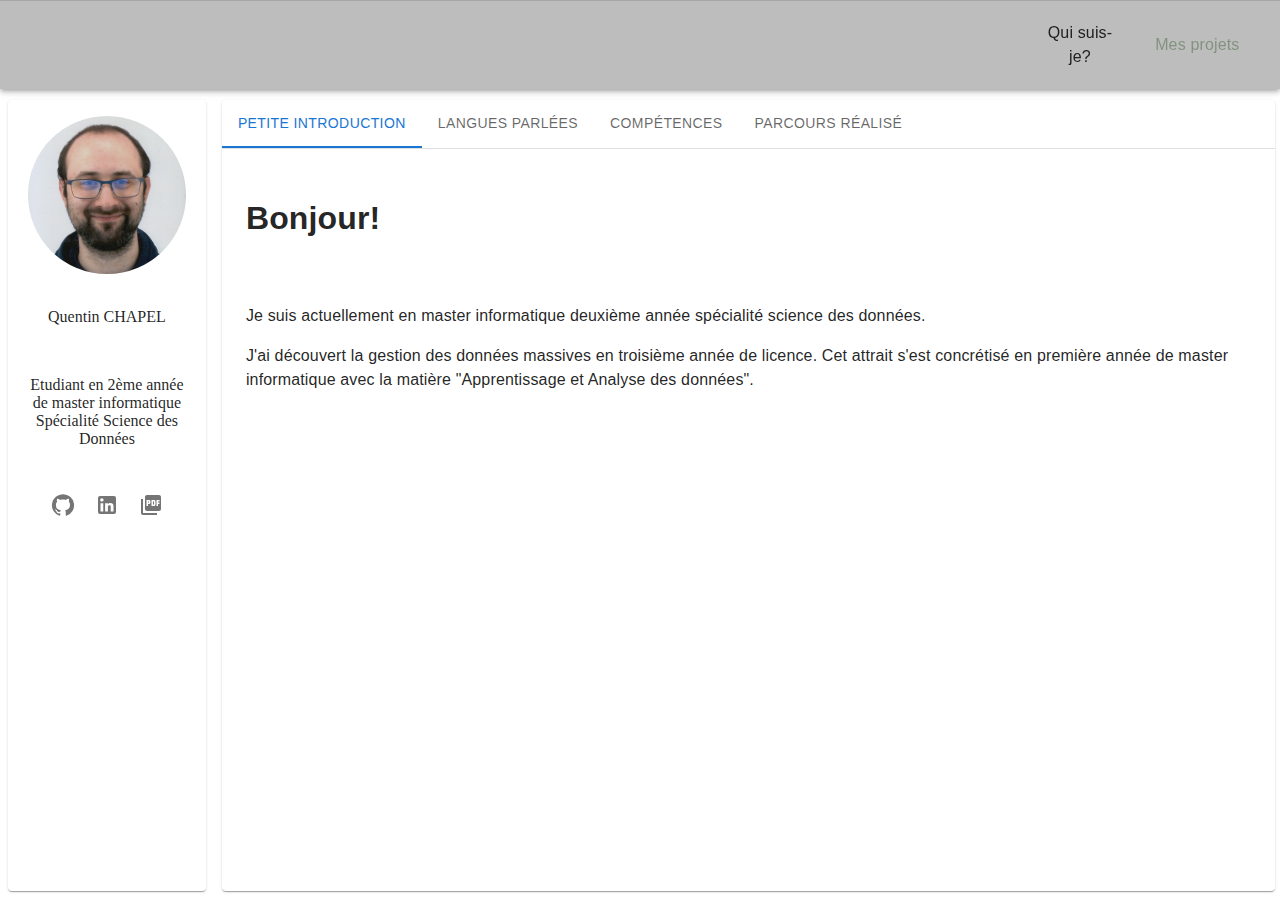
<file: test/index.html>
<!DOCTYPE html><html><head><meta charSet="utf-8"/><meta http-equiv="x-ua-compatible" content="ie=edge"/><meta name="viewport" content="width=device-width, initial-scale=1, shrink-to-fit=no"/><meta name="generator" content="Gatsby 5.9.1"/><style data-emotion="css-global 0"></style><style data-emotion="css 5poeop 39bbo6 i6s8oy 1ontqvh 1tpp0wj vht7jk 1tsvksn yb0lig aogqv3 pyg8mc 17ejnqr s18byi 3i9vrz 1hy9t21 1yxmbwk vubbuv 1l53t92 zgt971 oqr85h 12qnib k008qs 1q2h7u5 ttwr4n 19kzrtu 9l3uo3">.css-5poeop{background-color:#fff;color:rgba(0, 0, 0, 0.87);-webkit-transition:box-shadow 300ms cubic-bezier(0.4, 0, 0.2, 1) 0ms;transition:box-shadow 300ms cubic-bezier(0.4, 0, 0.2, 1) 0ms;box-shadow:0px 2px 4px -1px rgba(0,0,0,0.2),0px 4px 5px 0px rgba(0,0,0,0.14),0px 1px 10px 0px rgba(0,0,0,0.12);display:-webkit-box;display:-webkit-flex;display:-ms-flexbox;display:flex;-webkit-flex-direction:column;-ms-flex-direction:column;flex-direction:column;width:100%;box-sizing:border-box;-webkit-flex-shrink:0;-ms-flex-negative:0;flex-shrink:0;position:fixed;z-index:1100;top:0;left:auto;right:0;background-color:#1976d2;color:#fff;}@media print{.css-5poeop{position:absolute;}}.css-39bbo6{margin:0;-webkit-flex-shrink:0;-ms-flex-negative:0;flex-shrink:0;border-width:0;border-style:solid;border-color:rgba(0, 0, 0, 0.12);border-bottom-width:thin;}.css-i6s8oy{position:relative;display:-webkit-box;display:-webkit-flex;display:-ms-flexbox;display:flex;-webkit-align-items:center;-webkit-box-align:center;-ms-flex-align:center;align-items:center;padding-left:16px;padding-right:16px;min-height:56px;}@media (min-width:600px){.css-i6s8oy{padding-left:24px;padding-right:24px;}}@media (min-width:0px){@media (orientation: landscape){.css-i6s8oy{min-height:48px;}}}@media (min-width:600px){.css-i6s8oy{min-height:64px;}}.css-1ontqvh{list-style:none;margin:0;padding:0;position:relative;padding-top:8px;padding-bottom:8px;}.css-1tpp0wj{display:-webkit-box;display:-webkit-flex;display:-ms-flexbox;display:flex;-webkit-box-pack:start;-ms-flex-pack:start;-webkit-justify-content:flex-start;justify-content:flex-start;-webkit-align-items:center;-webkit-box-align:center;-ms-flex-align:center;align-items:center;position:relative;-webkit-text-decoration:none;text-decoration:none;width:100%;box-sizing:border-box;text-align:left;}.css-1tpp0wj.Mui-focusVisible{background-color:rgba(0, 0, 0, 0.12);}.css-1tpp0wj.Mui-selected{background-color:rgba(25, 118, 210, 0.08);}.css-1tpp0wj.Mui-selected.Mui-focusVisible{background-color:rgba(25, 118, 210, 0.2);}.css-1tpp0wj.Mui-disabled{opacity:0.38;}.css-vht7jk{display:-webkit-inline-box;display:-webkit-inline-flex;display:-ms-inline-flexbox;display:inline-flex;-webkit-align-items:center;-webkit-box-align:center;-ms-flex-align:center;align-items:center;-webkit-box-pack:center;-ms-flex-pack:center;-webkit-justify-content:center;justify-content:center;position:relative;box-sizing:border-box;-webkit-tap-highlight-color:transparent;background-color:transparent;outline:0;border:0;margin:0;border-radius:0;padding:0;cursor:pointer;-webkit-user-select:none;-moz-user-select:none;-ms-user-select:none;user-select:none;vertical-align:middle;-moz-appearance:none;-webkit-appearance:none;-webkit-text-decoration:none;text-decoration:none;color:inherit;display:-webkit-box;display:-webkit-flex;display:-ms-flexbox;display:flex;-webkit-box-flex:1;-webkit-flex-grow:1;-ms-flex-positive:1;flex-grow:1;-webkit-box-pack:start;-ms-flex-pack:start;-webkit-justify-content:flex-start;justify-content:flex-start;-webkit-align-items:center;-webkit-box-align:center;-ms-flex-align:center;align-items:center;position:relative;-webkit-text-decoration:none;text-decoration:none;min-width:0;box-sizing:border-box;text-align:left;padding-top:8px;padding-bottom:8px;-webkit-transition:background-color 150ms cubic-bezier(0.4, 0, 0.2, 1) 0ms;transition:background-color 150ms cubic-bezier(0.4, 0, 0.2, 1) 0ms;padding-left:16px;padding-right:16px;text-align:center;color:#212121;}.css-vht7jk::-moz-focus-inner{border-style:none;}.css-vht7jk.Mui-disabled{pointer-events:none;cursor:default;}@media print{.css-vht7jk{-webkit-print-color-adjust:exact;color-adjust:exact;}}.css-vht7jk:hover{-webkit-text-decoration:none;text-decoration:none;background-color:rgba(0, 0, 0, 0.04);}@media (hover: none){.css-vht7jk:hover{background-color:transparent;}}.css-vht7jk.Mui-selected{background-color:rgba(25, 118, 210, 0.08);}.css-vht7jk.Mui-selected.Mui-focusVisible{background-color:rgba(25, 118, 210, 0.2);}.css-vht7jk.Mui-selected:hover{background-color:rgba(25, 118, 210, 0.12);}@media (hover: none){.css-vht7jk.Mui-selected:hover{background-color:rgba(25, 118, 210, 0.08);}}.css-vht7jk.Mui-focusVisible{background-color:rgba(0, 0, 0, 0.12);}.css-vht7jk.Mui-disabled{opacity:0.38;}.css-1tsvksn{-webkit-flex:1 1 auto;-ms-flex:1 1 auto;flex:1 1 auto;min-width:0;margin-top:4px;margin-bottom:4px;}.css-yb0lig{margin:0;font-family:"Roboto","Helvetica","Arial",sans-serif;font-weight:400;font-size:1rem;line-height:1.5;letter-spacing:0.00938em;display:block;}.css-aogqv3{display:-webkit-inline-box;display:-webkit-inline-flex;display:-ms-inline-flexbox;display:inline-flex;-webkit-align-items:center;-webkit-box-align:center;-ms-flex-align:center;align-items:center;-webkit-box-pack:center;-ms-flex-pack:center;-webkit-justify-content:center;justify-content:center;position:relative;box-sizing:border-box;-webkit-tap-highlight-color:transparent;background-color:transparent;outline:0;border:0;margin:0;border-radius:0;padding:0;cursor:pointer;-webkit-user-select:none;-moz-user-select:none;-ms-user-select:none;user-select:none;vertical-align:middle;-moz-appearance:none;-webkit-appearance:none;-webkit-text-decoration:none;text-decoration:none;color:inherit;display:-webkit-box;display:-webkit-flex;display:-ms-flexbox;display:flex;-webkit-box-flex:1;-webkit-flex-grow:1;-ms-flex-positive:1;flex-grow:1;-webkit-box-pack:start;-ms-flex-pack:start;-webkit-justify-content:flex-start;justify-content:flex-start;-webkit-align-items:center;-webkit-box-align:center;-ms-flex-align:center;align-items:center;position:relative;-webkit-text-decoration:none;text-decoration:none;min-width:0;box-sizing:border-box;text-align:left;padding-top:8px;padding-bottom:8px;-webkit-transition:background-color 150ms cubic-bezier(0.4, 0, 0.2, 1) 0ms;transition:background-color 150ms cubic-bezier(0.4, 0, 0.2, 1) 0ms;padding-left:16px;padding-right:16px;text-align:center;color:#224F1E;}.css-aogqv3::-moz-focus-inner{border-style:none;}.css-aogqv3.Mui-disabled{pointer-events:none;cursor:default;}@media print{.css-aogqv3{-webkit-print-color-adjust:exact;color-adjust:exact;}}.css-aogqv3:hover{-webkit-text-decoration:none;text-decoration:none;background-color:rgba(0, 0, 0, 0.04);}@media (hover: none){.css-aogqv3:hover{background-color:transparent;}}.css-aogqv3.Mui-selected{background-color:rgba(25, 118, 210, 0.08);}.css-aogqv3.Mui-selected.Mui-focusVisible{background-color:rgba(25, 118, 210, 0.2);}.css-aogqv3.Mui-selected:hover{background-color:rgba(25, 118, 210, 0.12);}@media (hover: none){.css-aogqv3.Mui-selected:hover{background-color:rgba(25, 118, 210, 0.08);}}.css-aogqv3.Mui-focusVisible{background-color:rgba(0, 0, 0, 0.12);}.css-aogqv3.Mui-disabled{opacity:0.38;}.css-pyg8mc{box-sizing:border-box;display:-webkit-box;display:-webkit-flex;display:-ms-flexbox;display:flex;-webkit-box-flex-wrap:wrap;-webkit-flex-wrap:wrap;-ms-flex-wrap:wrap;flex-wrap:wrap;width:100%;-webkit-flex-direction:row;-ms-flex-direction:row;flex-direction:row;margin-top:-16px;width:calc(100% + 16px);margin-left:-16px;height:100%;-webkit-box-pack:justify;-webkit-justify-content:space-between;justify-content:space-between;}.css-pyg8mc>.MuiGrid-item{padding-top:16px;}.css-pyg8mc>.MuiGrid-item{padding-left:16px;}@media (min-width:0px){.css-pyg8mc{-webkit-flex-direction:column;-ms-flex-direction:column;flex-direction:column;}}@media (min-width:900px){.css-pyg8mc{-webkit-flex-direction:row;-ms-flex-direction:row;flex-direction:row;}}.css-17ejnqr{box-sizing:border-box;margin:0;-webkit-flex-direction:row;-ms-flex-direction:row;flex-direction:row;-webkit-flex-basis:50%;-ms-flex-preferred-size:50%;flex-basis:50%;-webkit-box-flex:0;-webkit-flex-grow:0;-ms-flex-positive:0;flex-grow:0;max-width:50%;height:100%;-webkit-box-pack:center;-ms-flex-pack:center;-webkit-justify-content:center;justify-content:center;-webkit-align-items:stretch;-webkit-box-align:stretch;-ms-flex-align:stretch;align-items:stretch;}@media (min-width:600px){.css-17ejnqr{-webkit-flex-basis:50%;-ms-flex-preferred-size:50%;flex-basis:50%;-webkit-box-flex:0;-webkit-flex-grow:0;-ms-flex-positive:0;flex-grow:0;max-width:50%;}}@media (min-width:900px){.css-17ejnqr{-webkit-flex-basis:50%;-ms-flex-preferred-size:50%;flex-basis:50%;-webkit-box-flex:0;-webkit-flex-grow:0;-ms-flex-positive:0;flex-grow:0;max-width:50%;}}@media (min-width:1200px){.css-17ejnqr{-webkit-flex-basis:16.666667%;-ms-flex-preferred-size:16.666667%;flex-basis:16.666667%;-webkit-box-flex:0;-webkit-flex-grow:0;-ms-flex-positive:0;flex-grow:0;max-width:16.666667%;}}@media (min-width:1536px){.css-17ejnqr{-webkit-flex-basis:16.666667%;-ms-flex-preferred-size:16.666667%;flex-basis:16.666667%;-webkit-box-flex:0;-webkit-flex-grow:0;-ms-flex-positive:0;flex-grow:0;max-width:16.666667%;}}.css-s18byi{background-color:#fff;color:rgba(0, 0, 0, 0.87);-webkit-transition:box-shadow 300ms cubic-bezier(0.4, 0, 0.2, 1) 0ms;transition:box-shadow 300ms cubic-bezier(0.4, 0, 0.2, 1) 0ms;border-radius:4px;box-shadow:0px 2px 1px -1px rgba(0,0,0,0.2),0px 1px 1px 0px rgba(0,0,0,0.14),0px 1px 3px 0px rgba(0,0,0,0.12);overflow:hidden;}.css-3i9vrz{position:relative;display:-webkit-box;display:-webkit-flex;display:-ms-flexbox;display:flex;-webkit-align-items:center;-webkit-box-align:center;-ms-flex-align:center;align-items:center;-webkit-box-pack:center;-ms-flex-pack:center;-webkit-justify-content:center;justify-content:center;-webkit-flex-shrink:0;-ms-flex-negative:0;flex-shrink:0;width:40px;height:40px;font-family:"Roboto","Helvetica","Arial",sans-serif;font-size:1.25rem;line-height:1;border-radius:50%;overflow:hidden;-webkit-user-select:none;-moz-user-select:none;-ms-user-select:none;user-select:none;}.css-1hy9t21{width:100%;height:100%;text-align:center;object-fit:cover;color:transparent;text-indent:10000px;}.css-1yxmbwk{display:-webkit-inline-box;display:-webkit-inline-flex;display:-ms-inline-flexbox;display:inline-flex;-webkit-align-items:center;-webkit-box-align:center;-ms-flex-align:center;align-items:center;-webkit-box-pack:center;-ms-flex-pack:center;-webkit-justify-content:center;justify-content:center;position:relative;box-sizing:border-box;-webkit-tap-highlight-color:transparent;background-color:transparent;outline:0;border:0;margin:0;border-radius:0;padding:0;cursor:pointer;-webkit-user-select:none;-moz-user-select:none;-ms-user-select:none;user-select:none;vertical-align:middle;-moz-appearance:none;-webkit-appearance:none;-webkit-text-decoration:none;text-decoration:none;color:inherit;text-align:center;-webkit-flex:0 0 auto;-ms-flex:0 0 auto;flex:0 0 auto;font-size:1.5rem;padding:8px;border-radius:50%;overflow:visible;color:rgba(0, 0, 0, 0.54);-webkit-transition:background-color 150ms cubic-bezier(0.4, 0, 0.2, 1) 0ms;transition:background-color 150ms cubic-bezier(0.4, 0, 0.2, 1) 0ms;}.css-1yxmbwk::-moz-focus-inner{border-style:none;}.css-1yxmbwk.Mui-disabled{pointer-events:none;cursor:default;}@media print{.css-1yxmbwk{-webkit-print-color-adjust:exact;color-adjust:exact;}}.css-1yxmbwk:hover{background-color:rgba(0, 0, 0, 0.04);}@media (hover: none){.css-1yxmbwk:hover{background-color:transparent;}}.css-1yxmbwk.Mui-disabled{background-color:transparent;color:rgba(0, 0, 0, 0.26);}.css-vubbuv{-webkit-user-select:none;-moz-user-select:none;-ms-user-select:none;user-select:none;width:1em;height:1em;display:inline-block;fill:currentColor;-webkit-flex-shrink:0;-ms-flex-negative:0;flex-shrink:0;-webkit-transition:fill 200ms cubic-bezier(0.4, 0, 0.2, 1) 0ms;transition:fill 200ms cubic-bezier(0.4, 0, 0.2, 1) 0ms;font-size:1.5rem;}.css-1l53t92{box-sizing:border-box;margin:0;-webkit-flex-direction:row;-ms-flex-direction:row;flex-direction:row;-webkit-flex-basis:50%;-ms-flex-preferred-size:50%;flex-basis:50%;-webkit-box-flex:0;-webkit-flex-grow:0;-ms-flex-positive:0;flex-grow:0;max-width:50%;height:100%;}@media (min-width:600px){.css-1l53t92{-webkit-flex-basis:50%;-ms-flex-preferred-size:50%;flex-basis:50%;-webkit-box-flex:0;-webkit-flex-grow:0;-ms-flex-positive:0;flex-grow:0;max-width:50%;}}@media (min-width:900px){.css-1l53t92{-webkit-flex-basis:50%;-ms-flex-preferred-size:50%;flex-basis:50%;-webkit-box-flex:0;-webkit-flex-grow:0;-ms-flex-positive:0;flex-grow:0;max-width:50%;}}@media (min-width:1200px){.css-1l53t92{-webkit-flex-basis:83.333333%;-ms-flex-preferred-size:83.333333%;flex-basis:83.333333%;-webkit-box-flex:0;-webkit-flex-grow:0;-ms-flex-positive:0;flex-grow:0;max-width:83.333333%;}}@media (min-width:1536px){.css-1l53t92{-webkit-flex-basis:83.333333%;-ms-flex-preferred-size:83.333333%;flex-basis:83.333333%;-webkit-box-flex:0;-webkit-flex-grow:0;-ms-flex-positive:0;flex-grow:0;max-width:83.333333%;}}.css-zgt971{overflow:hidden;min-height:48px;-webkit-overflow-scrolling:touch;display:-webkit-box;display:-webkit-flex;display:-ms-flexbox;display:flex;border-bottom:1px solid;border-color:rgba(0, 0, 0, 0.12);}@media (max-width:599.95px){.css-zgt971 .MuiTabs-scrollButtons{display:none;}}.css-oqr85h{overflow-x:auto;overflow-y:hidden;scrollbar-width:none;}.css-oqr85h::-webkit-scrollbar{display:none;}.css-12qnib{position:relative;display:inline-block;-webkit-flex:1 1 auto;-ms-flex:1 1 auto;flex:1 1 auto;white-space:nowrap;scrollbar-width:none;overflow-x:auto;overflow-y:hidden;}.css-12qnib::-webkit-scrollbar{display:none;}.css-k008qs{display:-webkit-box;display:-webkit-flex;display:-ms-flexbox;display:flex;}.css-1q2h7u5{display:-webkit-inline-box;display:-webkit-inline-flex;display:-ms-inline-flexbox;display:inline-flex;-webkit-align-items:center;-webkit-box-align:center;-ms-flex-align:center;align-items:center;-webkit-box-pack:center;-ms-flex-pack:center;-webkit-justify-content:center;justify-content:center;position:relative;box-sizing:border-box;-webkit-tap-highlight-color:transparent;background-color:transparent;outline:0;border:0;margin:0;border-radius:0;padding:0;cursor:pointer;-webkit-user-select:none;-moz-user-select:none;-ms-user-select:none;user-select:none;vertical-align:middle;-moz-appearance:none;-webkit-appearance:none;-webkit-text-decoration:none;text-decoration:none;color:inherit;font-family:"Roboto","Helvetica","Arial",sans-serif;font-weight:500;font-size:0.875rem;line-height:1.25;letter-spacing:0.02857em;text-transform:uppercase;max-width:360px;min-width:90px;position:relative;min-height:48px;-webkit-flex-shrink:0;-ms-flex-negative:0;flex-shrink:0;padding:12px 16px;overflow:hidden;white-space:normal;text-align:center;-webkit-flex-direction:column;-ms-flex-direction:column;flex-direction:column;color:rgba(0, 0, 0, 0.6);}.css-1q2h7u5::-moz-focus-inner{border-style:none;}.css-1q2h7u5.Mui-disabled{pointer-events:none;cursor:default;}@media print{.css-1q2h7u5{-webkit-print-color-adjust:exact;color-adjust:exact;}}.css-1q2h7u5.Mui-selected{color:#1976d2;}.css-1q2h7u5.Mui-disabled{color:rgba(0, 0, 0, 0.38);}.css-ttwr4n{position:absolute;height:2px;bottom:0;width:100%;-webkit-transition:all 300ms cubic-bezier(0.4, 0, 0.2, 1) 0ms;transition:all 300ms cubic-bezier(0.4, 0, 0.2, 1) 0ms;background-color:#1976d2;}.css-19kzrtu{padding:24px;}.css-9l3uo3{margin:0;font-family:"Roboto","Helvetica","Arial",sans-serif;font-weight:400;font-size:1rem;line-height:1.5;letter-spacing:0.00938em;}</style></head><body><div id="___gatsby"><div style="outline:none" tabindex="-1" id="gatsby-focus-wrapper"><div id="App" style="background-color:#F5F5F5"><div id="header"><header class="MuiPaper-root MuiPaper-elevation MuiPaper-elevation4 MuiAppBar-root MuiAppBar-colorPrimary MuiAppBar-positionFixed mui-fixed css-5poeop" style="background:#BDBDBD"><hr class="MuiDivider-root MuiDivider-fullWidth css-39bbo6"/><div class="MuiToolbar-root MuiToolbar-gutters MuiToolbar-regular css-i6s8oy"><ul class="MuiList-root MuiList-padding css-1ontqvh" style="display:flex;flex-direction:row;inner-width:70%;margin-left:auto;margin-right:-16"><li class="MuiListItem-root MuiListItem-gutters css-1tpp0wj"><a class="MuiButtonBase-root MuiListItemButton-root MuiListItemButton-gutters MuiListItemButton-root MuiListItemButton-gutters css-vht7jk" tabindex="0" href="/"><div class="MuiListItemText-root css-1tsvksn"><span class="MuiTypography-root MuiTypography-body1 MuiListItemText-primary css-yb0lig">Qui suis-je?</span></div></a></li><li class="MuiListItem-root MuiListItem-gutters css-1tpp0wj"><div class="MuiButtonBase-root MuiListItemButton-root MuiListItemButton-gutters Mui-disabled Mui-disabled MuiListItemButton-root MuiListItemButton-gutters Mui-disabled css-aogqv3" tabindex="-1" role="button" aria-disabled="true"><div class="MuiListItemText-root css-1tsvksn"><span class="MuiTypography-root MuiTypography-body1 MuiListItemText-primary css-yb0lig">Mes projets</span></div></div></li></ul></div></header></div><br/><div style="position:absolute;top:100px;bottom:0;padding-right:8px;height:89.7%;width:99%"><div class="MuiGrid-root MuiGrid-container MuiGrid-spacing-xs-2 css-pyg8mc"><div class="MuiGrid-root MuiGrid-item MuiGrid-grid-xs-6 MuiGrid-grid-lg-2 css-17ejnqr"><div class="MuiPaper-root MuiPaper-elevation MuiPaper-rounded MuiPaper-elevation1 MuiCard-root css-s18byi" style="height:100%"><div id="Infos" style="margin-top:16px;margin-left:16px;margin-right:16px;width:auto;left:auto;right:auto;align-items:center;flex-direction:column;display:flex"><div class="MuiAvatar-root MuiAvatar-circular css-3i9vrz" style="display:flex;height:95%;width:95%"><img alt="Quentin CHAPEL" src="/img/photo.jpg" class="MuiAvatar-img css-1hy9t21"/></div><br/><p>Quentin CHAPEL</p><br/><p style="text-align:center">Etudiant en 2ème année de master informatique<br/>Spécialité Science des Données</p><br/><table><tbody><tr><td><a class="MuiButtonBase-root MuiIconButton-root MuiIconButton-sizeMedium css-1yxmbwk" tabindex="0" aria-label="github" href="https://github.com/cquentin48/"><svg class="MuiSvgIcon-root MuiSvgIcon-fontSizeMedium css-vubbuv" focusable="false" aria-hidden="true" viewBox="0 0 24 24" data-testid="GitHubIcon"><path d="M12 1.27a11 11 0 00-3.48 21.46c.55.09.73-.28.73-.55v-1.84c-3.03.64-3.67-1.46-3.67-1.46-.55-1.29-1.28-1.65-1.28-1.65-.92-.65.1-.65.1-.65 1.1 0 1.73 1.1 1.73 1.1.92 1.65 2.57 1.2 3.21.92a2 2 0 01.64-1.47c-2.47-.27-5.04-1.19-5.04-5.5 0-1.1.46-2.1 1.2-2.84a3.76 3.76 0 010-2.93s.91-.28 3.11 1.1c1.8-.49 3.7-.49 5.5 0 2.1-1.38 3.02-1.1 3.02-1.1a3.76 3.76 0 010 2.93c.83.74 1.2 1.74 1.2 2.94 0 4.21-2.57 5.13-5.04 5.4.45.37.82.92.82 2.02v3.03c0 .27.1.64.73.55A11 11 0 0012 1.27"></path></svg></a></td><td><a class="MuiButtonBase-root MuiIconButton-root MuiIconButton-sizeMedium css-1yxmbwk" tabindex="0" aria-label="linkedin" href="https://linkedin.com/in/quentin-chapel-635828181/"><svg class="MuiSvgIcon-root MuiSvgIcon-fontSizeMedium css-vubbuv" focusable="false" aria-hidden="true" viewBox="0 0 24 24" data-testid="LinkedInIcon"><path d="M19 3a2 2 0 0 1 2 2v14a2 2 0 0 1-2 2H5a2 2 0 0 1-2-2V5a2 2 0 0 1 2-2h14m-.5 15.5v-5.3a3.26 3.26 0 0 0-3.26-3.26c-.85 0-1.84.52-2.32 1.3v-1.11h-2.79v8.37h2.79v-4.93c0-.77.62-1.4 1.39-1.4a1.4 1.4 0 0 1 1.4 1.4v4.93h2.79M6.88 8.56a1.68 1.68 0 0 0 1.68-1.68c0-.93-.75-1.69-1.68-1.69a1.69 1.69 0 0 0-1.69 1.69c0 .93.76 1.68 1.69 1.68m1.39 9.94v-8.37H5.5v8.37h2.77z"></path></svg></a></td><td><a class="MuiButtonBase-root MuiIconButton-root MuiIconButton-sizeMedium css-1yxmbwk" tabindex="0" aria-label="Curriculum vitae" download="" href="/pdf/CV.pdf"><svg class="MuiSvgIcon-root MuiSvgIcon-fontSizeMedium css-vubbuv" focusable="false" aria-hidden="true" viewBox="0 0 24 24" data-testid="PictureAsPdfIcon"><path d="M20 2H8c-1.1 0-2 .9-2 2v12c0 1.1.9 2 2 2h12c1.1 0 2-.9 2-2V4c0-1.1-.9-2-2-2zm-8.5 7.5c0 .83-.67 1.5-1.5 1.5H9v2H7.5V7H10c.83 0 1.5.67 1.5 1.5v1zm5 2c0 .83-.67 1.5-1.5 1.5h-2.5V7H15c.83 0 1.5.67 1.5 1.5v3zm4-3H19v1h1.5V11H19v2h-1.5V7h3v1.5zM9 9.5h1v-1H9v1zM4 6H2v14c0 1.1.9 2 2 2h14v-2H4V6zm10 5.5h1v-3h-1v3z"></path></svg></a></td></tr></tbody></table></div></div></div><div class="MuiGrid-root MuiGrid-item MuiGrid-grid-xs-6 MuiGrid-grid-lg-10 css-1l53t92"><div class="MuiPaper-root MuiPaper-elevation MuiPaper-rounded MuiPaper-elevation1 MuiCard-root css-s18byi" style="height:100%"><div id="Resume" style="width:auto"><div class="MuiBox-root css-0"><div class="MuiTabs-root css-zgt971"><div style="width:99px;height:99px;position:absolute;top:-9999px;overflow:scroll" class="MuiTabs-scrollableX MuiTabs-hideScrollbar css-oqr85h"></div><div class="MuiTabs-scroller MuiTabs-hideScrollbar MuiTabs-scrollableX css-12qnib" style="overflow:hidden;margin-bottom:0"><div aria-label="basic tabs example" class="MuiTabs-flexContainer css-k008qs" role="tablist"><button class="MuiButtonBase-root MuiTab-root MuiTab-textColorPrimary Mui-selected css-1q2h7u5" tabindex="0" type="button" role="tab" aria-selected="true" id="0" aria-controls="panel-0">Petite Introduction<span class="MuiTabs-indicator css-ttwr4n"></span></button><button class="MuiButtonBase-root MuiTab-root MuiTab-textColorPrimary css-1q2h7u5" tabindex="-1" type="button" role="tab" aria-selected="false" id="1" aria-controls="panel-1">Langues parlées</button><button class="MuiButtonBase-root MuiTab-root MuiTab-textColorPrimary css-1q2h7u5" tabindex="-1" type="button" role="tab" aria-selected="false" id="2" aria-controls="panel-2">Compétences</button><button class="MuiButtonBase-root MuiTab-root MuiTab-textColorPrimary css-1q2h7u5" tabindex="-1" type="button" role="tab" aria-selected="false" id="3" aria-controls="panel-3">Parcours réalisé</button></div></div></div></div><div role="tabpanel" id="simple-tabpanel-0" aria-labelledby="simple-tab-0"><div class="MuiBox-root css-19kzrtu"><p class="MuiTypography-root MuiTypography-body1 css-9l3uo3"><div id="whoIAM"><h1>Bonjour!</h1><br/><p>Je suis actuellement en master informatique deuxième année spécialité science des données.</p><p>J&#x27;ai découvert la gestion des données massives en troisième année de licence. Cet attrait s&#x27;est concrétisé en première année de master informatique avec la matière &quot;Apprentissage et Analyse des données&quot;.</p></div></p></div></div><div role="tabpanel" hidden="" id="simple-tabpanel-1" aria-labelledby="simple-tab-1"></div><div role="tabpanel" hidden="" id="simple-tabpanel-2" aria-labelledby="simple-tab-2"></div><div role="tabpanel" hidden="" id="simple-tabpanel-3" aria-labelledby="simple-tab-3"></div></div></div></div></div></div></div></div><div id="gatsby-announcer" style="position:absolute;top:0;width:1px;height:1px;padding:0;overflow:hidden;clip:rect(0, 0, 0, 0);white-space:nowrap;border:0" aria-live="assertive" aria-atomic="true"></div></div><script id="gatsby-script-loader">/*<![CDATA[*/window.pagePath="/test/";/*]]>*/</script><!-- slice-start id="_gatsby-scripts-1" -->
          <script
            id="gatsby-chunk-mapping"
          >
            window.___chunkMapping="{\"polyfill\":[\"/polyfill-9930fbe3797b2fb91e3b.js\"],\"app\":[\"/app-25e9dd2253bdbcf28de9.js\"],\"component---src-pages-404-tsx\":[\"/component---src-pages-404-tsx-01aac8b89a44475e41c1.js\"],\"component---src-pages-index-tsx\":[\"/component---src-pages-index-tsx-e3f136873d662cfe6fd0.js\"],\"component---src-pages-projects-tsx\":[\"/component---src-pages-projects-tsx-d7cdf5e3343f43130fe2.js\"],\"component---src-pages-test-tsx\":[\"/component---src-pages-test-tsx-40b7b305d25a372061c2.js\"]}";
          </script>
        <script>window.___webpackCompilationHash="256ef1498c6e12d75257";</script><script src="/webpack-runtime-0298cf7078fee7689847.js" nomodule></script><script src="/polyfill-9930fbe3797b2fb91e3b.js" nomodule></script><script src="/webpack-runtime-0298cf7078fee7689847.js" async></script><script src="/framework-9e81d95d06fd12de913e.js" async></script><script src="/app-25e9dd2253bdbcf28de9.js" async></script><!-- slice-end id="_gatsby-scripts-1" --></body></html>
</file>
